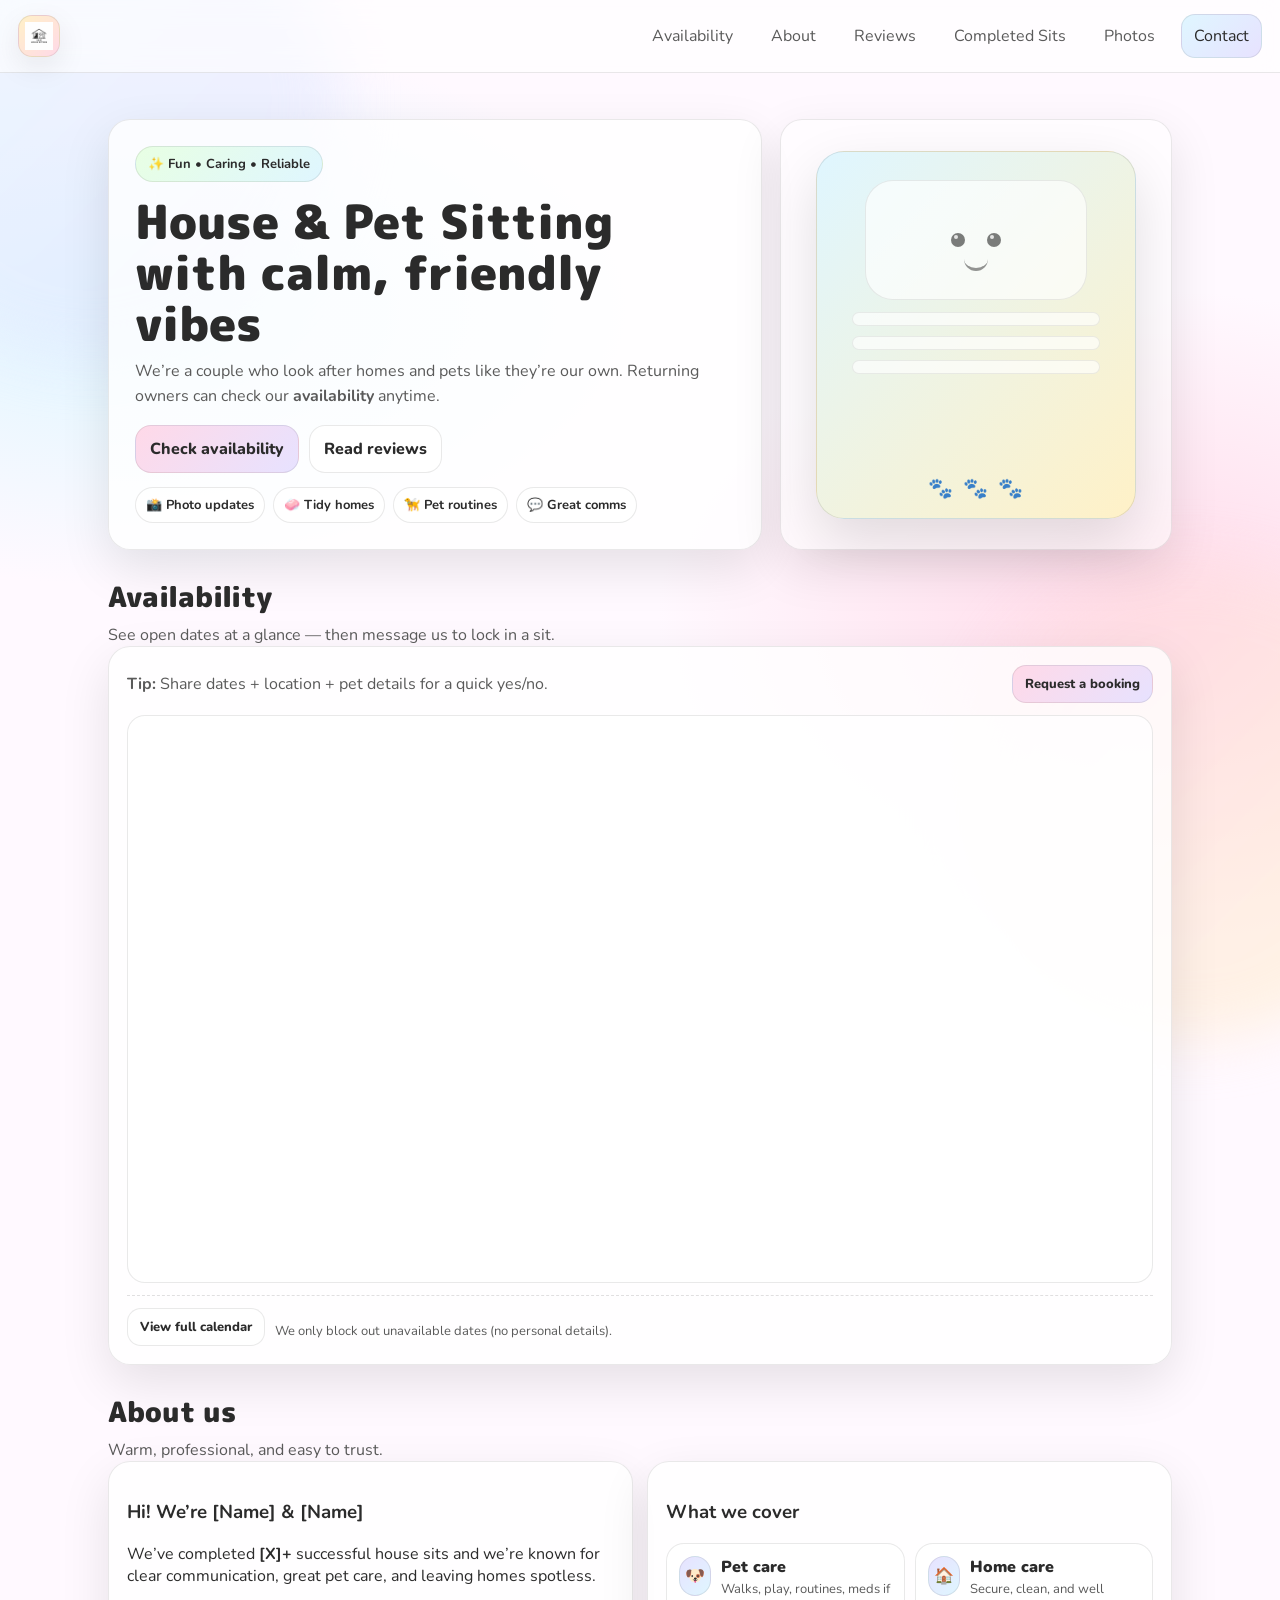
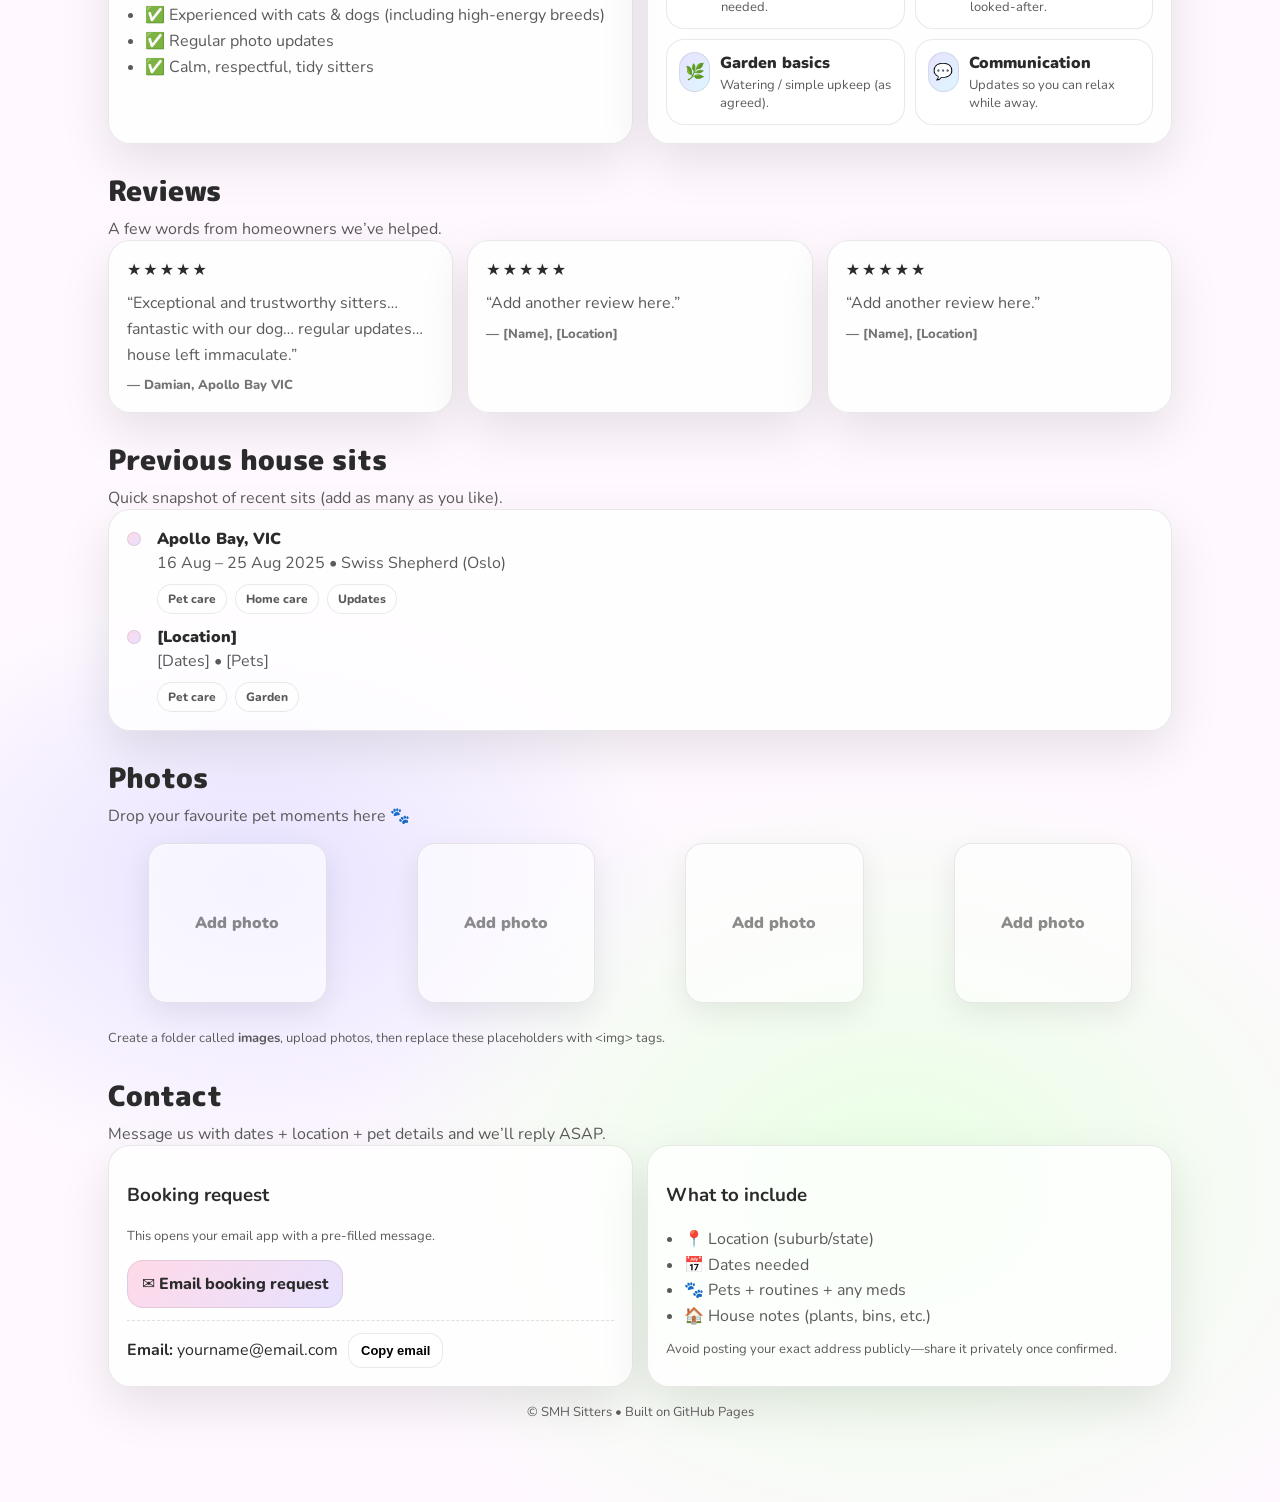
<file: index.html>
<!doctype html>
<html lang="en">
<head>
  <meta charset="utf-8" />
  <meta name="viewport" content="width=device-width,initial-scale=1" />
  <title>SMH Sitters — House & Pet Sitting</title>
  <meta name="description" content="Friendly, reliable house & pet sitters. See reviews, past sits, and availability." />
  <link rel="preconnect" href="https://fonts.googleapis.com">
  <link rel="preconnect" href="https://fonts.gstatic.com" crossorigin>
  <link href="https://fonts.googleapis.com/css2?family=M+PLUS+Rounded+1c:wght@400;700;800&family=Nunito:wght@400;700;800&display=swap" rel="stylesheet">
  <link rel="stylesheet" href="./styles.css" />
</head>

<body>
  <div class="bg-blob blob-1" aria-hidden="true"></div>
  <div class="bg-blob blob-2" aria-hidden="true"></div>

  <header class="topbar">
    <a class="brand" href="#home" aria-label="Home">
      <span class="brand-mark">
        <img src="images/logos/logo_02.png" alt="SMH Sitters logo">
      </span>

    </a>

    <button class="nav-btn" id="navBtn" aria-label="Open menu" aria-expanded="false">
      <span class="nav-btn-bar"></span>
      <span class="nav-btn-bar"></span>
      <span class="nav-btn-bar"></span>
    </button>

    <nav class="nav" id="nav">
      <a href="#availability">Availability</a>
      <a href="#about">About</a>
      <a href="./reviews.html">Reviews</a>
      <a href="completed-sits.html">Completed Sits</a>
      <a href="#gallery">Photos</a>
      <a class="pill" href="#contact">Contact</a>
    </nav>
  </header>

  <main id="home" class="wrap">
    <!-- HERO -->
    <section class="hero">
      <div class="hero-card">
        <div class="hero-badge">✨ Fun • Caring • Reliable</div>
        <h1>
          House & Pet Sitting<br/>
          with calm, friendly vibes
        </h1>
        <p class="sub">
          We’re a couple who look after homes and pets like they’re our own.
          Returning owners can check our <strong>availability</strong> anytime.
        </p>

        <div class="hero-actions">
          <a class="btn primary" href="#availability">Check availability</a>
          <a class="btn" href="#reviews">Read reviews</a>
        </div>

        <div class="hero-chips" aria-label="Highlights">
          <span class="chip">📸 Photo updates</span>
          <span class="chip">🧼 Tidy homes</span>
          <span class="chip">🦮 Pet routines</span>
          <span class="chip">💬 Great comms</span>
        </div>
      </div>

      <div class="hero-art" aria-hidden="true">
        <div class="kawaii-card">
          <div class="kawaii-face">
            <span class="eye"></span><span class="eye"></span>
            <span class="mouth"></span>
          </div>
          <div class="kawaii-lines">
            <span></span><span></span><span></span>
          </div>
          <div class="kawaii-paws">
            <span>🐾</span><span>🐾</span><span>🐾</span>
          </div>
        </div>
      </div>
    </section>

    <!-- AVAILABILITY -->
    <section id="availability" class="section">
      <div class="section-title">
        <h2>Availability</h2>
        <p>See open dates at a glance — then message us to lock in a sit.</p>
      </div>

      <div class="card calendar-card">
        <div class="calendar-top">
          <div class="calendar-note">
            <strong>Tip:</strong> Share dates + location + pet details for a quick yes/no.
          </div>
          <a class="btn small primary" href="#contact">Request a booking</a>
        </div>

        <div class="calendar-frame">
          <iframe
            title="Availability calendar"
            src="https://calendar.google.com/calendar/embed?src=34de5f671910875ce776a330ff0219c31b8876d161c80602af164aabc57c1dda%40group.calendar.google.com&ctz=Australia%2FMelbourne"
            frameborder="0"
            scrolling="no"
            loading="lazy"
            referrerpolicy="no-referrer-when-downgrade"
          ></iframe>
        </div>

        <div class="contact-mini">
          <a class="btn small" href="https://calendar.google.com/calendar/embed?src=34de5f671910875ce776a330ff0219c31b8876d161c80602af164aabc57c1dda%40group.calendar.google.com&ctz=Australia%2FMelbourne" target="_blank" rel="noopener">
            View full calendar
          </a>
          <span class="tiny">We only block out unavailable dates (no personal details).</span>
        </div>
      </div>

    </section>

    <!-- ABOUT -->
    <section id="about" class="section">
      <div class="section-title">
        <h2>About us</h2>
        <p>Warm, professional, and easy to trust.</p>
      </div>

      <div class="grid-2">
        <article class="card">
          <h3>Hi! We’re [Name] & [Name]</h3>
          <p>
            We’ve completed <strong>[X]+</strong> successful house sits and we’re known for clear communication,
            great pet care, and leaving homes spotless.
          </p>
          <ul class="list">
            <li>✅ Experienced with cats & dogs (including high-energy breeds)</li>
            <li>✅ Regular photo updates</li>
            <li>✅ Calm, respectful, tidy sitters</li>
          </ul>
        </article>

        <article class="card">
          <h3>What we cover</h3>
          <div class="mini-grid">
            <div class="mini">
              <div class="mini-ico">🐶</div>
              <div>
                <div class="mini-title">Pet care</div>
                <div class="mini-sub">Walks, play, routines, meds if needed.</div>
              </div>
            </div>
            <div class="mini">
              <div class="mini-ico">🏠</div>
              <div>
                <div class="mini-title">Home care</div>
                <div class="mini-sub">Secure, clean, and well looked-after.</div>
              </div>
            </div>
            <div class="mini">
              <div class="mini-ico">🌿</div>
              <div>
                <div class="mini-title">Garden basics</div>
                <div class="mini-sub">Watering / simple upkeep (as agreed).</div>
              </div>
            </div>
            <div class="mini">
              <div class="mini-ico">💬</div>
              <div>
                <div class="mini-title">Communication</div>
                <div class="mini-sub">Updates so you can relax while away.</div>
              </div>
            </div>
          </div>
        </article>
      </div>
    </section>

    <!-- REVIEWS -->
    <section id="reviews" class="section">
      <div class="section-title">
        <h2>Reviews</h2>
        <p>A few words from homeowners we’ve helped.</p>
      </div>

      <div class="grid-3">
        <article class="card review">
          <div class="stars" aria-label="5 star rating">★★★★★</div>
          <p>
            “Exceptional and trustworthy sitters… fantastic with our dog… regular updates… house left immaculate.”
          </p>
          <div class="reviewer">— Damian, Apollo Bay VIC</div>
        </article>

        <article class="card review">
          <div class="stars" aria-label="5 star rating">★★★★★</div>
          <p>“Add another review here.”</p>
          <div class="reviewer">— [Name], [Location]</div>
        </article>

        <article class="card review">
          <div class="stars" aria-label="5 star rating">★★★★★</div>
          <p>“Add another review here.”</p>
          <div class="reviewer">— [Name], [Location]</div>
        </article>
      </div>
    </section>

    <!-- HOUSE SITS -->
    <section id="sits" class="section">
      <div class="section-title">
        <h2>Previous house sits</h2>
        <p>Quick snapshot of recent sits (add as many as you like).</p>
      </div>

      <div class="card">
        <div class="timeline">
          <div class="tl-item">
            <div class="tl-dot" aria-hidden="true"></div>
            <div class="tl-content">
              <div class="tl-title">Apollo Bay, VIC</div>
              <div class="tl-sub">16 Aug – 25 Aug 2025 • Swiss Shepherd (Oslo)</div>
              <div class="tl-tags">
                <span class="tag">Pet care</span>
                <span class="tag">Home care</span>
                <span class="tag">Updates</span>
              </div>
            </div>
          </div>

          <div class="tl-item">
            <div class="tl-dot" aria-hidden="true"></div>
            <div class="tl-content">
              <div class="tl-title">[Location]</div>
              <div class="tl-sub">[Dates] • [Pets]</div>
              <div class="tl-tags">
                <span class="tag">Pet care</span>
                <span class="tag">Garden</span>
              </div>
            </div>
          </div>

        </div>
      </div>
    </section>

    <!-- GALLERY -->
    <section id="gallery" class="section">
      <div class="section-title">
        <h2>Photos</h2>
        <p>Drop your favourite pet moments here 🐾</p>
      </div>

      <div class="gallery">
        <!-- Add your own photos by creating /images and uploading files -->
        <!-- Example: images/oslo-1.jpg -->
        <figure class="g-item"><div class="ph">Add photo</div></figure>
        <figure class="g-item"><div class="ph">Add photo</div></figure>
        <figure class="g-item"><div class="ph">Add photo</div></figure>
        <figure class="g-item"><div class="ph">Add photo</div></figure>
      </div>

      <div class="tiny">
        Create a folder called <strong>images</strong>, upload photos, then replace these placeholders with &lt;img&gt; tags.
      </div>
    </section>

    <!-- CONTACT -->
    <section id="contact" class="section">
      <div class="section-title">
        <h2>Contact</h2>
        <p>Message us with dates + location + pet details and we’ll reply ASAP.</p>
      </div>

      <div class="grid-2">
        <article class="card">
          <h3>Booking request</h3>
          <p class="tiny">This opens your email app with a pre-filled message.</p>
          <a class="btn primary" id="mailtoBtn" href="#">✉️ Email booking request</a>

          <div class="contact-mini">
            <div><strong>Email:</strong> <span id="emailText">yourname@email.com</span></div>
            <button class="btn small" id="copyEmail" type="button">Copy email</button>
          </div>
        </article>

        <article class="card">
          <h3>What to include</h3>
          <ul class="list">
            <li>📍 Location (suburb/state)</li>
            <li>📅 Dates needed</li>
            <li>🐾 Pets + routines + any meds</li>
            <li>🏠 House notes (plants, bins, etc.)</li>
          </ul>
          <div classа="tiny"></div>
          <div class="tiny">Avoid posting your exact address publicly—share it privately once confirmed.</div>
        </article>
      </div>

      <footer class="footer">
        <div class="tiny">© <span id="year"></span> SMH Sitters • Built on GitHub Pages</div>
      </footer>
    </section>
  </main>

  <script src="./script.js"></script>
</body>
</html>
</file>
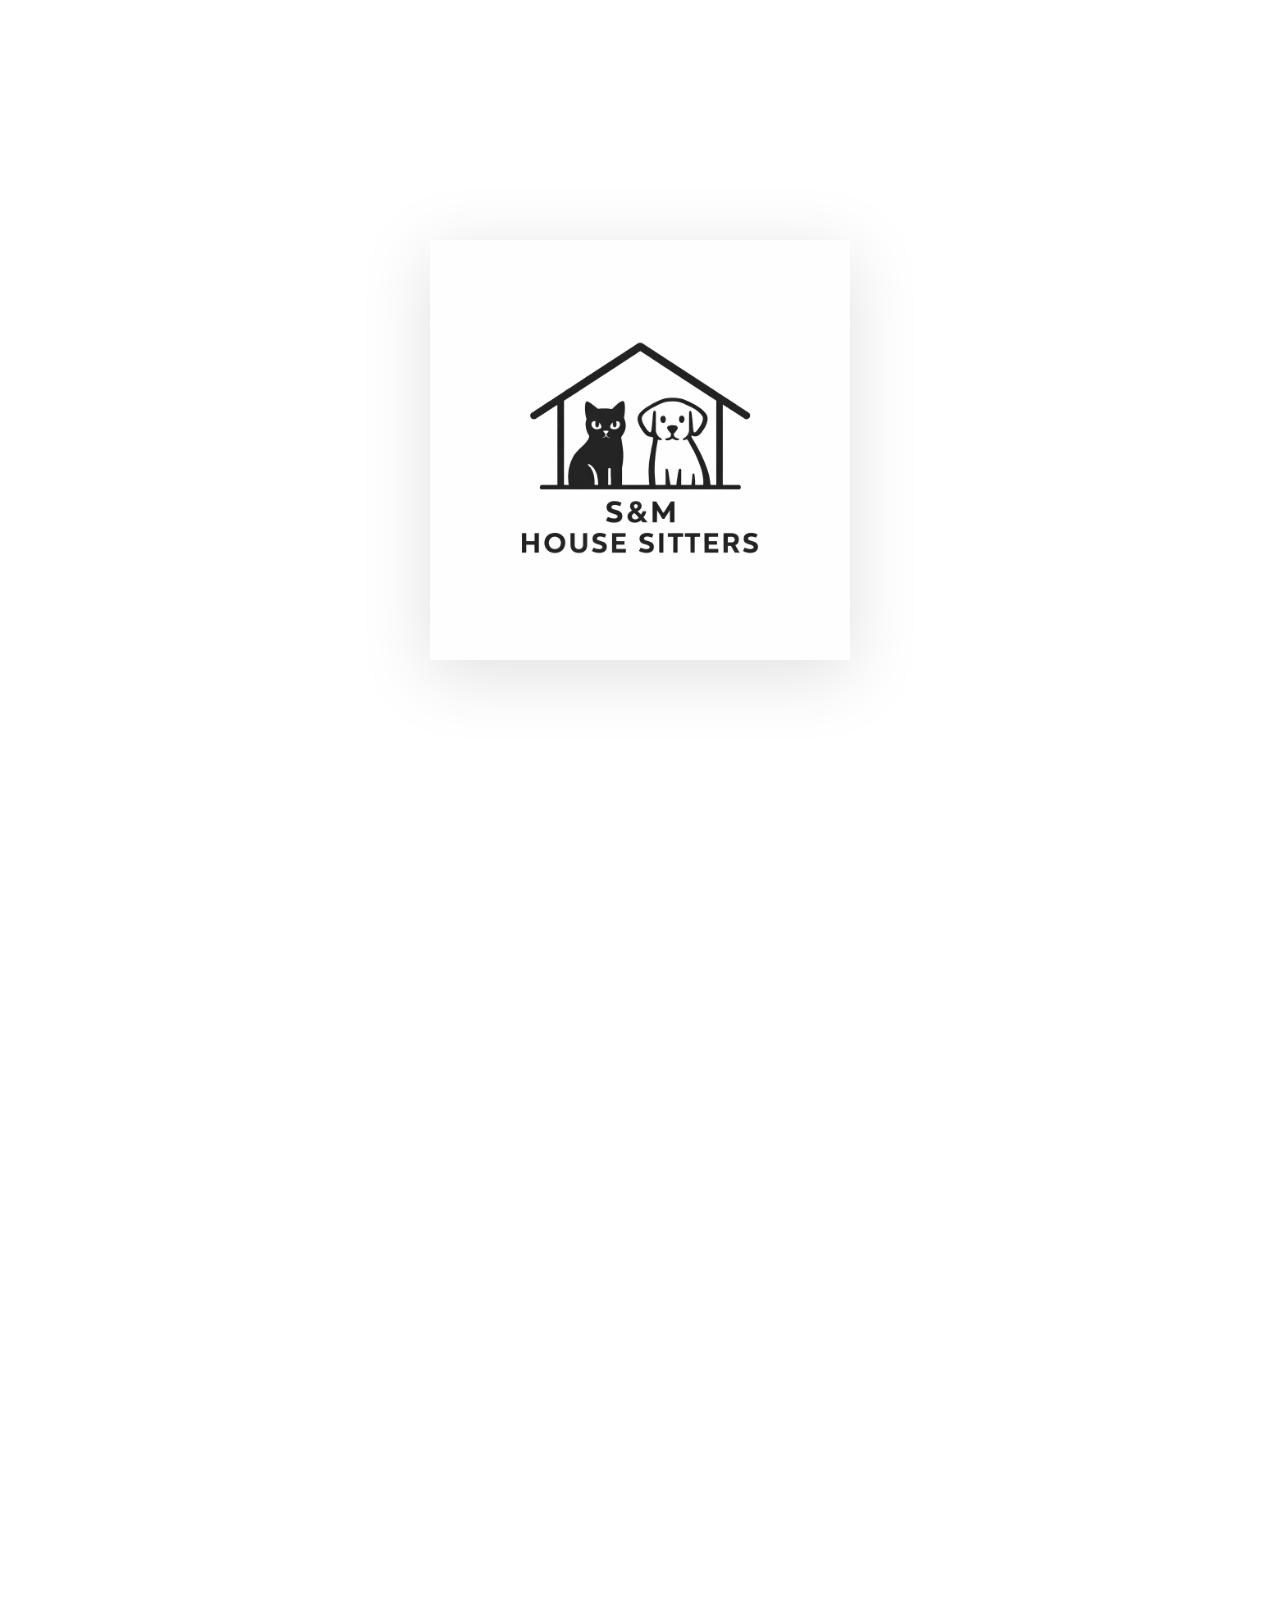
<file: completed-sits-clean.html>
<!doctype html>
<html lang="en">
<head>
  <meta charset="utf-8" />
  <meta name="viewport" content="width=device-width,initial-scale=1" />
  <title>Completed Sits • SMH Sitters</title>
  <meta name="description" content="Completed house & pet sits (via Aussie House Sitters) — Victoria (Melbourne + regional)." />

  <style>
    :root{
      --bg:#ffffff;
      --ink:#111111;
      --muted:#6b6b6b;
      --stroke: rgba(0,0,0,0.10);
      --shadow: 0 18px 60px rgba(0,0,0,0.10);

      --pad: 18px;
      --radius: 18px;

      /* Logo sizing */
      --logoW: 420px;
      --logoScaleToCorner: 0.30;
    }

    *{ box-sizing:border-box; }
    html, body { height: 100%; }
    body{
      margin:0;
      background:var(--bg);
      color:var(--ink);
      font-family: system-ui, -apple-system, Segoe UI, Roboto, Arial, sans-serif;
      overflow-x:hidden;
    }

    /* Logo button */
    .brand{
      position: fixed;
      top: 50%;
      left: 50%;
      transform: translate(-50%, -50%) scale(1);
      transform-origin: top left;
      transition:
        top 700ms cubic-bezier(.2,.9,.2,1),
        left 700ms cubic-bezier(.2,.9,.2,1),
        transform 700ms cubic-bezier(.2,.9,.2,1);
      z-index: 200;
      display: inline-flex;
      align-items: center;
      gap: 12px;
      border: 0;
      background: transparent;
      cursor: pointer;
      padding: 0;
    }

    .logo-full{
      width: min(var(--logoW), 78vw);
      height: auto;
      display:block;
      filter: drop-shadow(0 14px 34px rgba(0,0,0,.12));
      transition: filter 250ms ease, opacity 250ms ease;
    }
    .logo-mini{
      display:none;
      width: 34px;
      height: 34px;
      object-fit: contain;
    }

    .brand:hover .logo-full{ filter: drop-shadow(0 18px 44px rgba(0,0,0,.16)); }
    .brand:focus-visible{ outline: 2px solid rgba(0,0,0,0.35); outline-offset: 8px; border-radius: 12px; }

    /* After click: move logo to top-left */
    body.entered .brand{
      top: var(--pad);
      left: var(--pad);
      transform: translate(0, 0) scale(var(--logoScaleToCorner));
      cursor: pointer;
    }

    /* Main content (grows naturally; fixed width like review-clean) */
    .main{
      min-height: 100vh;
      padding: calc(var(--pad) + 120px) var(--pad) var(--pad);
      max-width: 980px;
      margin: 0 auto;

      opacity: 0;
      transform: translateY(10px);
      pointer-events: none;
      transition: opacity 550ms ease, transform 550ms ease;
      transition-delay: 0ms;
    }

    body.entered .main{
      opacity: 1;
      transform: translateY(0);
      pointer-events: auto;
      transition-delay: 320ms;
    }

    .panel{
      width: 100%;
      border: 1px solid var(--stroke);
      border-radius: var(--radius);
      box-shadow: var(--shadow);
      overflow: hidden;
      background: #fff;
    }

    .panel-top{
      display:flex;
      align-items: baseline;
      justify-content: space-between;
      gap: 10px;
      padding: 14px 16px;
      border-bottom: 1px solid var(--stroke);
    }

    .title{
      font-weight: 900;
      letter-spacing: .2px;
      margin:0;
      font-size: 16px;
    }

    .sub{
      margin:0;
      color: var(--muted);
      font-size: 13px;
      line-height: 1.35;
    }

    .btn{
      display:inline-flex;
      align-items:center;
      justify-content:center;
      padding: 9px 12px;
      border-radius: 12px;
      border: 1px solid var(--stroke);
      background: #fff;
      cursor:pointer;
      font-weight: 900;
      font-size: 13px;
      text-decoration:none;
      color: var(--ink);
      white-space: nowrap;
    }
    .btn:hover{ transform: translateY(-1px); }

    .content{
      padding: 16px;
      display: grid;
      gap: 16px;
    }

    /* Summary */
    .summary{
      display:grid;
      grid-template-columns: repeat(4, 1fr);
      gap: 10px;
    }
    .stat{
      border:1px solid var(--stroke);
      border-radius: 16px;
      padding: 12px;
      text-align:center;
      background: rgba(0,0,0,0.02);
    }
    .stat b{
      display:block;
      font-size: 16px;
      letter-spacing: .2px;
    }
    .stat span{
      display:block;
      margin-top: 6px;
      font-size: 12px;
      color: var(--muted);
      font-weight: 800;
      line-height: 1.3;
    }

    .note{
      color: var(--muted);
      font-size: 13px;
      line-height: 1.6;
      margin: 0;
    }

    .cta-row{
      display:flex;
      gap:10px;
      flex-wrap: wrap;
    }

    /* Year blocks + sits */
    .year{
      margin-top: 6px;
      border-top: 1px solid var(--stroke);
      padding-top: 14px;
      display:grid;
      gap: 12px;
    }

    .year h2{
      margin: 0;
      font-size: 14px;
      font-weight: 900;
      letter-spacing: .14em;
      text-transform: uppercase;
      color: rgba(0,0,0,0.65);
    }

    .sit{
      border:1px solid var(--stroke);
      border-radius: 18px;
      padding: 14px;
      background: #fff;
      display:grid;
      gap: 10px;
    }

    .sit-top{
      display:flex;
      align-items:flex-start;
      justify-content: space-between;
      gap: 12px;
      flex-wrap: wrap;
    }

    .sit-title{
      margin:0;
      font-size: 14px;
      font-weight: 900;
      letter-spacing: .2px;
    }

    .sit-sub{
      margin-top: 4px;
      font-size: 12px;
      color: rgba(0,0,0,0.55);
      font-weight: 800;
    }

    .tags{
      display:flex;
      gap: 8px;
      flex-wrap: wrap;
    }
    .tag{
      font-size: 12px;
      font-weight: 900;
      color: rgba(0,0,0,0.70);
      border: 1px solid var(--stroke);
      background: rgba(0,0,0,0.02);
      padding: 6px 10px;
      border-radius: 999px;
    }

    /* Thumbs */
    .thumbs{
      display:flex;
      gap: 10px;
      flex-wrap: wrap;
    }
    .thumb{
      width: 92px;
      height: 68px;
      border-radius: 14px;
      overflow: hidden;
      border: 1px solid var(--stroke);
      display:block;
      background: rgba(0,0,0,0.02);
    }
    .thumb img{
      width:100%;
      height:100%;
      object-fit: cover;
      display:block;
      transform: scale(1.01);
    }
    .thumb:hover{ transform: translateY(-1px); }

    /* Hint */
    .hint{
      position: fixed;
      left: 50%;
      top: calc(50% + 150px);
      transform: translateX(-50%);
      color: rgba(0,0,0,0.55);
      font-size: 12px;
      letter-spacing: .08em;
      text-transform: uppercase;
      opacity: 1;
      transition: opacity 250ms ease;
      z-index: 10;
      user-select: none;
      white-space: nowrap;
      max-width: calc(100vw - 24px);
      overflow: hidden;
      text-overflow: ellipsis;
    }
    body.entered .hint{ opacity: 0; pointer-events:none; }

    /* Mobile grid adjustments */
    @media (max-width: 820px){
      .summary{ grid-template-columns: 1fr 1fr; }
    }
    @media (max-width: 520px){
      :root{ --logoW: 320px; --logoScaleToCorner: 0.38; }
      .panel-top{ align-items:flex-start; flex-direction: column; }
      .summary{ grid-template-columns: 1fr; }
      .hint{ top: calc(50% + 130px); }
      .thumb{ width: 96px; height: 72px; }
    }

    /* ─────────────────────────────────────────────
       MOBILE/TOUCH peek tab
       ───────────────────────────────────────────── */
    @media (hover: none), (max-width: 520px){
      body.entered.settled .brand{
        top: 12px;
        left: 0;
        transform: translateX(-14px);
        width: 56px;
        height: 56px;
        padding: 10px;
        background: rgba(255,255,255,0.96);
        border: 1px solid var(--stroke);
        border-radius: 18px;
        box-shadow: var(--shadow);
        z-index: 260;
        cursor: pointer;
        pointer-events: auto;
        overflow: hidden;
        transition:
          width 220ms ease,
          transform 220ms ease,
          top 220ms ease,
          left 220ms ease;
      }

      body.entered.settled .logo-mini{ display:block; }
      body.entered.settled .logo-full{ display:none; filter:none; opacity:1; }

      body.logo-peek .brand{
        width: 240px;
        transform: translateX(12px);
      }
      body.logo-peek .logo-mini{ display:none; }
      body.logo-peek .logo-full{
        display:block;
        width: 200px;
        max-width: 75vw;
        filter:none;
        opacity:1;
      }

      body.entered .main{
        padding-top: calc(var(--pad) + 96px);
      }
    }

    /* ─────────────────────────────────────────────
       Dropdown menu (clean pages)
       ───────────────────────────────────────────── */
    .brand-dd{
      position: fixed;
      top: calc(var(--pad) + 62px);
      left: var(--pad);
      min-width: 210px;
      padding: 8px;
      border-radius: 18px;
      border: 1px solid var(--stroke);
      background: rgba(255,255,255,0.95);
      backdrop-filter: blur(10px);
      box-shadow: var(--shadow);
      z-index: 240;

      display: grid;
      gap: 6px;

      opacity: 0;
      transform: translateY(-6px);
      pointer-events: none;
      transition: opacity 160ms ease, transform 160ms ease;
    }
    .brand-dd a{
      padding: 10px 12px;
      border-radius: 14px;
      font-weight: 900;
      color: var(--ink);
      text-decoration: none;
    }
    .brand-dd a:hover{ background: rgba(0,0,0,0.04); }
    .brand-dd a[aria-current="page"]{ background: rgba(0,0,0,0.04); }

    @media (hover: hover) and (min-width: 521px){
      .brand-dd{ top: calc(var(--pad) + 116px); }

      body.entered .brand:hover + .brand-dd,
      body.entered .brand:focus-visible + .brand-dd,
      body.entered .brand-dd:hover{
        opacity: 1;
        transform: translateY(0);
        pointer-events: auto;
      }
    }

    @media (hover: none), (max-width: 520px){
      .brand-dd{ top: 64px; left: 12px; }
      body.logo-peek .brand-dd{
        opacity: 1;
        transform: translateY(0);
        pointer-events: auto;
      }
    }

    /* ─────────────────────────────────────────────
       Lightbox
       ───────────────────────────────────────────── */
    .lightbox{
      position: fixed;
      inset: 0;
      background: rgba(10,10,10,0.65);
      backdrop-filter: blur(6px);
      display: none;
      align-items: center;
      justify-content: center;
      padding: 18px;
      z-index: 9999;
    }
    .lightbox.open{ display:flex; }

    .lightbox-inner{
      max-width: min(980px, 96vw);
      max-height: 86vh;
      border-radius: 22px;
      overflow: hidden;
      border: 1px solid rgba(255,255,255,0.22);
      box-shadow: 0 30px 80px rgba(0,0,0,0.35);
      background: rgba(255,255,255,0.08);
    }

    .lightbox img{
      width: 100%;
      height: 100%;
      max-height: 86vh;
      object-fit: contain;
      display:block;
      background: rgba(255,255,255,0.06);
    }

    .lightbox-close{
      position: absolute;
      top: 14px;
      right: 14px;
      width: 44px;
      height: 44px;
      border-radius: 16px;
      border: 1px solid rgba(255,255,255,0.28);
      background: rgba(255,255,255,0.12);
      color: white;
      font-weight: 900;
      cursor: pointer;
    }
    .lightbox-close:hover{ background: rgba(255,255,255,0.18); }

    @media (prefers-reduced-motion: reduce){
      .brand, .main, .hint, .brand-dd{ transition: none !important; }
    }
  </style>
</head>

<body>
  <button class="brand" id="enterBtn" type="button" aria-label="Enter site">
    <img class="logo-mini" src="images/logos/logo_01.png" alt="" aria-hidden="true">
    <img class="logo-full" src="images/logos/logo_02.png" alt="SMH Sitters">
  </button>

  <nav class="brand-dd" aria-label="Quick links">
    <a href="index-clean.html">Availability</a>
    <a href="review-clean.html">Reviews</a>
    <a href="completed-sits-clean.html" aria-current="page">Completed Sits</a>
  </nav>

  <div class="hint">Click logo to view completed sits</div>

  <main class="main" aria-hidden="true" id="main">
    <section class="panel">
      <div class="panel-top">
        <div>
          <p class="title">Completed Sits</p>
          <p class="sub">A record of our sits (via Aussie House Sitters) — VIC (Melbourne + regional).</p>
        </div>
        <a class="btn" href="index.html#contact">Request a booking</a>
      </div>

      <div class="content">
        <div class="summary">
          <div class="stat"><b>10</b><span>Completed sits</span></div>
          <div class="stat"><b>401</b><span>Total nights</span></div>
          <div class="stat"><b>2023–2025</b><span>Sit history</span></div>
          <div class="stat"><b>VIC</b><span>Melbourne + regional</span></div>
        </div>

        <p class="note">
          Dates and locations are listed as shown in our Aussie House Sitters history.
          (Night counts are the number of nights between start and end dates.)
        </p>

        <div class="cta-row">
          <a class="btn" href="review-clean.html">Read reviews</a>
          <a class="btn" href="index-clean.html">Check availability</a>
        </div>

        <!-- 2025 -->
        <div class="year">
          <h2>2025 • Five completed sits</h2>

          <article class="sit">
            <div class="sit-top">
              <div>
                <div class="sit-title">Damian — Apollo Bay, VIC</div>
                <div class="sit-sub">16 Aug 2025 → 25 Aug 2025</div>
              </div>
            </div>
            <div class="tags">
              <span class="tag">9 nights</span>
              <span class="tag">Swiss Shepherd “Oslo”</span>
            </div>
            <div class="thumbs">
              <a class="thumb" href="images/sits/IMG_0775_Medium.jpeg"><img src="images/sits/IMG_0775_Medium.jpeg" alt="Apollo Bay sit photo 1" loading="lazy"></a>
              <a class="thumb" href="images/sits/IMG_3135_Medium.jpeg"><img src="images/sits/IMG_3135_Medium.jpeg" alt="Apollo Bay sit photo 2" loading="lazy"></a>
              <a class="thumb" href="images/sits/IMG_2620_Medium.jpeg"><img src="images/sits/IMG_2620_Medium.jpeg" alt="Apollo Bay sit photo 3" loading="lazy"></a>
            </div>
          </article>

          <article class="sit">
            <div class="sit-top">
              <div>
                <div class="sit-title">Allison — Maidstone, VIC</div>
                <div class="sit-sub">18 Jun 2025 → 15 Aug 2025</div>
              </div>
            </div>
            <div class="tags">
              <span class="tag">58 nights</span>
              <span class="tag">8 weeks 2 nights</span>
            </div>
          </article>

          <article class="sit">
            <div class="sit-top">
              <div>
                <div class="sit-title">Gabriel — Kensington, VIC</div>
                <div class="sit-sub">7 Apr 2025 → 30 Jun 2025</div>
              </div>
            </div>
            <div class="tags">
              <span class="tag">84 nights</span>
              <span class="tag">12 weeks</span>
            </div>
          </article>

          <article class="sit">
            <div class="sit-top">
              <div>
                <div class="sit-title">Jacinta — Lake Tyers Beach, VIC</div>
                <div class="sit-sub">14 Mar 2025 → 2 Apr 2025</div>
              </div>
            </div>
            <div class="tags">
              <span class="tag">19 nights</span>
              <span class="tag">2 weeks 5 nights</span>
            </div>
          </article>

          <article class="sit">
            <div class="sit-top">
              <div>
                <div class="sit-title">Nadine — Ashwood, VIC</div>
                <div class="sit-sub">6 Jan 2025 → 28 Jan 2025</div>
              </div>
            </div>
            <div class="tags">
              <span class="tag">22 nights</span>
              <span class="tag">Cats + chickens</span>
            </div>
          </article>
        </div>

        <!-- 2024 -->
        <div class="year">
          <h2>2024 • Four completed sits</h2>

          <article class="sit">
            <div class="sit-top">
              <div>
                <div class="sit-title">Joel — Altona Beach, VIC</div>
                <div class="sit-sub">19 Dec 2024 → 5 Jan 2025</div>
              </div>
            </div>
            <div class="tags">
              <span class="tag">17 nights</span>
              <span class="tag">2 weeks 3 nights</span>
            </div>
          </article>

          <article class="sit">
            <div class="sit-top">
              <div>
                <div class="sit-title">Julian — Ballarat, VIC</div>
                <div class="sit-sub">17 Oct 2024 → 15 Nov 2024</div>
              </div>
            </div>
            <div class="tags">
              <span class="tag">29 nights</span>
              <span class="tag">Puppy + older dog</span>
            </div>
          </article>

          <article class="sit">
            <div class="sit-top">
              <div>
                <div class="sit-title">Lucy — Port Melbourne, VIC</div>
                <div class="sit-sub">13 Sep 2024 → 15 Oct 2024</div>
              </div>
            </div>
            <div class="tags">
              <span class="tag">32 nights</span>
              <span class="tag">4 weeks 4 nights</span>
            </div>
          </article>

          <article class="sit">
            <div class="sit-top">
              <div>
                <div class="sit-title">Janet — Clifton Springs, VIC</div>
                <div class="sit-sub">7 Jun 2024 → 12 Sep 2024</div>
              </div>
            </div>
            <div class="tags">
              <span class="tag">97 nights</span>
              <span class="tag">13 weeks 6 nights</span>
              <span class="tag">No photo on platform</span>
            </div>
          </article>
        </div>

        <!-- 2023–2024 -->
        <div class="year">
          <h2>2023–2024 • One completed sit</h2>

          <article class="sit">
            <div class="sit-top">
              <div>
                <div class="sit-title">Nicole — Grovedale, VIC</div>
                <div class="sit-sub">20 Dec 2023 → 23 Jan 2024</div>
              </div>
            </div>
            <div class="tags">
              <span class="tag">34 nights</span>
              <span class="tag">House + garden + 2 dogs</span>
            </div>
          </article>

          <p class="note">
            Want thumbnails here too? We can add an optional photo per sit and link each card to your Photos section.
          </p>
        </div>

        <p class="note" style="padding-top:6px;">
          © <span id="year"></span> SMH Sitters • Completed sits listed from Aussie House Sitters history
        </p>

      </div>
    </section>
  </main>

  <script>
    (function () {
      var btn = document.getElementById("enterBtn");
      var main = document.getElementById("main");

      var isTouchLike = false;
      try {
        isTouchLike =
          (window.matchMedia && window.matchMedia("(hover: none)").matches) ||
          (window.matchMedia && window.matchMedia("(max-width: 520px)").matches);
      } catch (e) {}

      function setEnteredInstant() {
        document.body.classList.add("entered");
        document.body.classList.add("settled");
        if (main) main.setAttribute("aria-hidden", "false");
      }

      // Skip intro if already entered once
      try {
        if (localStorage.getItem("smh_entered") === "1") {
          setEnteredInstant();
        }
      } catch (e) {}

      function enter() {
        if (document.body.classList.contains("entered")) return;

        document.body.classList.add("entered");
        if (main) main.setAttribute("aria-hidden", "false");

        try { localStorage.setItem("smh_entered", "1"); } catch (e) {}

        setTimeout(function () {
          document.body.classList.add("settled");
        }, 750);
      }

      function togglePeek(force) {
        if (!isTouchLike) return;
        if (!document.body.classList.contains("settled")) return;

        if (typeof force === "boolean") {
          if (force) document.body.classList.add("logo-peek");
          else document.body.classList.remove("logo-peek");
        } else {
          document.body.classList.toggle("logo-peek");
        }
      }

      if (btn) {
        btn.addEventListener("click", function () {
          if (!document.body.classList.contains("entered")) {
            enter();
            return;
          }
          togglePeek();
        });
      }

      document.addEventListener("click", function (e) {
        if (!isTouchLike) return;
        if (!document.body.classList.contains("logo-peek")) return;
        if (btn && btn.contains(e.target)) return;
        togglePeek(false);
      });

      document.addEventListener("keydown", function (e) {
        if (e.key === "Escape") togglePeek(false);
      });

      var yearEl = document.getElementById("year");
      if (yearEl) yearEl.textContent = new Date().getFullYear();
    })();
  </script>

  <script>
    // Lightbox (per-sit group), swipe + keyboard arrows
    (function () {
      let lb, lbImg, lbClose;
      let items = [];
      let idx = 0;
      let touchStartX = null;

      function ensureLightbox(){
        if (lb) return;

        lb = document.createElement('div');
        lb.className = 'lightbox';
        lb.id = 'lightbox';
        lb.innerHTML = `
          <button class="lightbox-close" aria-label="Close">✕</button>
          <div class="lightbox-inner"><img alt=""></div>
        `;
        document.body.appendChild(lb);

        lbClose = lb.querySelector('.lightbox-close');
        lbImg   = lb.querySelector('img');

        lbClose.addEventListener('click', closeLightbox);

        lb.addEventListener('click', (e) => { if (e.target === lb) closeLightbox(); });

        document.addEventListener('keydown', (e) => {
          if (!lb || !lb.classList.contains('open')) return;
          if (e.key === 'Escape') closeLightbox();
          if (e.key === 'ArrowLeft') show(idx - 1);
          if (e.key === 'ArrowRight') show(idx + 1);
        });

        lb.addEventListener('touchstart', (e) => {
          if (!lb.classList.contains('open')) return;
          touchStartX = e.touches && e.touches[0] ? e.touches[0].clientX : null;
        }, { passive: true });

        lb.addEventListener('touchend', (e) => {
          if (!lb.classList.contains('open') || touchStartX == null) return;
          const endX = e.changedTouches && e.changedTouches[0] ? e.changedTouches[0].clientX : null;
          if (endX == null) return;

          const dx = endX - touchStartX;
          touchStartX = null;

          if (Math.abs(dx) > 50) {
            if (dx < 0) show(idx + 1);
            else show(idx - 1);
          }
        }, { passive: true });
      }

      function show(i){
        if (!items.length) return;
        idx = (i + items.length) % items.length;
        lbImg.src = items[idx].src;
        lbImg.alt = items[idx].alt || 'Expanded photo';
      }

      function openLightbox(groupItems, startIndex){
        ensureLightbox();
        items = groupItems;
        show(startIndex);

        lb.classList.add('open');
        lb.setAttribute('aria-hidden', 'false');
        document.body.style.overflow = 'hidden';
      }

      function closeLightbox(){
        if (!lb) return;
        lb.classList.remove('open');
        lb.setAttribute('aria-hidden', 'true');
        lbImg.src = '';
        document.body.style.overflow = '';
        items = [];
        idx = 0;
      }

      document.addEventListener('click', (e) => {
        const a = e.target.closest('.thumbs a.thumb');
        if (!a) return;

        e.preventDefault();

        const group = a.closest('.thumbs');
        const links = Array.from(group.querySelectorAll('a.thumb'));

        const groupItems = links.map(link => {
          const img = link.querySelector('img');
          return { src: link.getAttribute('href'), alt: img ? img.alt : '' };
        });

        const startIndex = Math.max(0, links.indexOf(a));
        openLightbox(groupItems, startIndex);
      });
    })();
  </script>

</body>
</html>
</file>
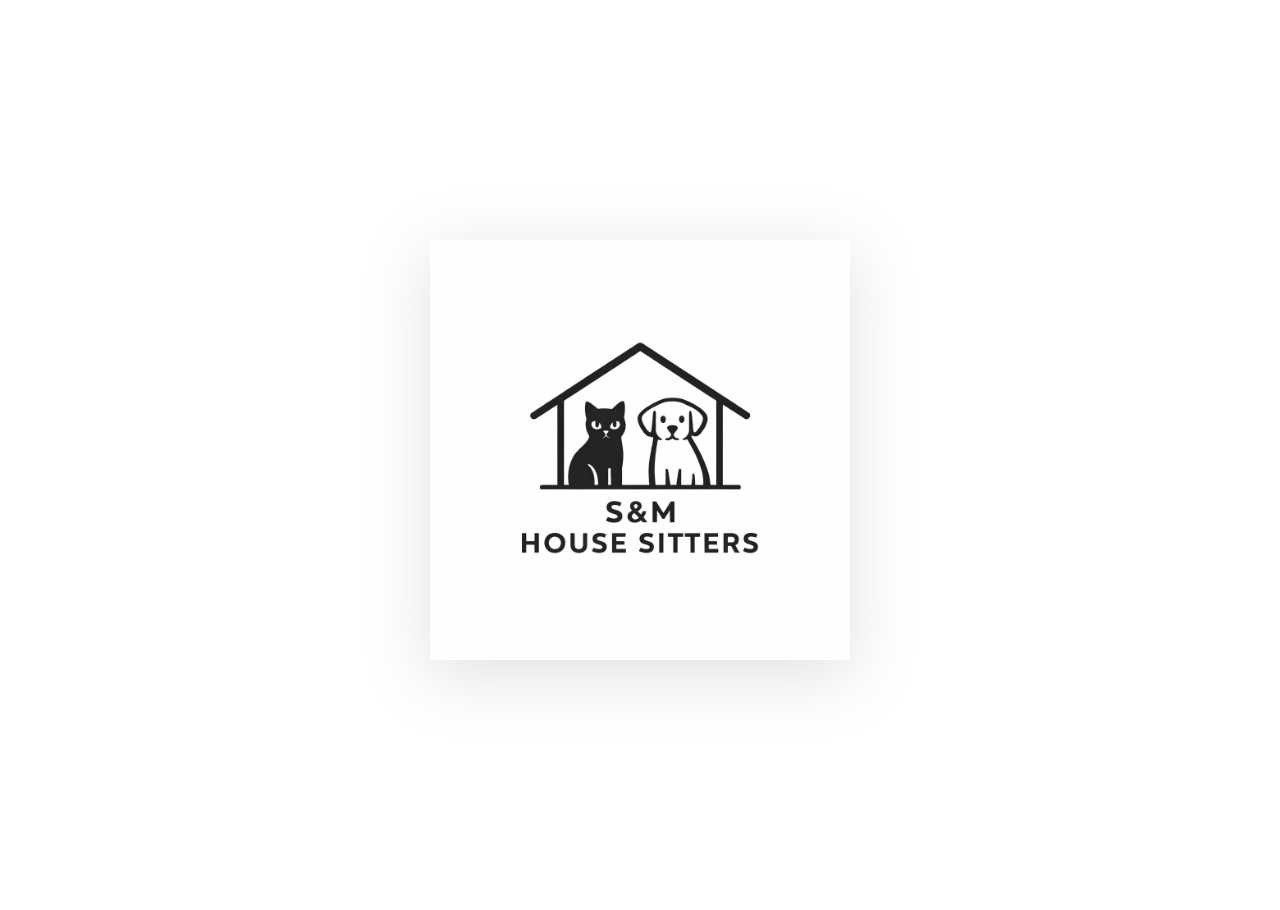
<file: index-clean.html>
<!doctype html>
<html lang="en">
<head>
  <meta charset="utf-8" />
  <meta name="viewport" content="width=device-width,initial-scale=1" />
  <title>SMH Sitters</title>
  <meta name="description" content="SMH Sitters availability calendar." />

  <style>
    :root{
      --bg:#ffffff;
      --ink:#111111;
      --muted:#6b6b6b;
      --stroke: rgba(0,0,0,0.10);
      --shadow: 0 18px 60px rgba(0,0,0,0.10);

      --pad: 18px;
      --radius: 18px;

      /* Logo sizing */
      --logoW: 420px;              /* centered size (desktop) */
      --logoScaleToCorner: 0.30;   /* how small it becomes top-left */
    }

    *{ box-sizing:border-box; }
    html, body { height: 100%; }
    body{
      margin:0;
      background:var(--bg);
      color:var(--ink);
      font-family: system-ui, -apple-system, Segoe UI, Roboto, Arial, sans-serif;
      overflow-x:hidden;
    }

    /* Logo button */
    .brand{
      position: fixed;
      top: 50%;
      left: 50%;
      transform: translate(-50%, -50%) scale(1);
      transform-origin: top left;
      transition:
        top 700ms cubic-bezier(.2,.9,.2,1),
        left 700ms cubic-bezier(.2,.9,.2,1),
        transform 700ms cubic-bezier(.2,.9,.2,1);
      z-index: 200; /* above everything during intro */
      display: inline-flex;
      align-items: center;
      gap: 12px;
      border: 0;
      background: transparent;
      cursor: pointer;
      padding: 0;
    }

    /* Full logo (big on intro) */
    .logo-full{
      width: min(var(--logoW), 78vw);
      height: auto;
      display:block;
      filter: drop-shadow(0 14px 34px rgba(0,0,0,.12));
      transition: filter 250ms ease, opacity 250ms ease;
    }

    /* Mini logo (hidden until settled; used on mobile peek tab) */
    .logo-mini{
      display:none;
      width: 34px;
      height: 34px;
      object-fit: contain;
    }

    .brand:hover .logo-full{ filter: drop-shadow(0 18px 44px rgba(0,0,0,.16)); }
    .brand:focus-visible{ outline: 2px solid rgba(0,0,0,0.35); outline-offset: 8px; border-radius: 12px; }

    /* After click: move logo to top-left (desktop keeps "old" behavior) */
    body.entered .brand{
      top: var(--pad);
      left: var(--pad);
      transform: translate(0, 0) scale(var(--logoScaleToCorner));
      cursor: pointer; /* so hover for dropdown feels intentional */
    }

    /* Main content (hidden until entered) */
    .main{
      min-height: 100vh;
      padding: calc(var(--pad) + 120px) var(--pad) var(--pad);
      display: grid;
      place-items: center;
      opacity: 0;
      transform: translateY(10px);
      pointer-events: none;
      transition: opacity 550ms ease, transform 550ms ease;
      transition-delay: 0ms;
    }

    body.entered .main{
      opacity: 1;
      transform: translateY(0);
      pointer-events: auto;
      transition-delay: 320ms; /* wait a bit so logo moves first */
    }

    .panel{
      width: min(980px, 100%);
      border: 1px solid var(--stroke);
      border-radius: var(--radius);
      box-shadow: var(--shadow);
      overflow: hidden;
      background: #fff;
    }

    .panel-top{
      display:flex;
      align-items: baseline;
      justify-content: space-between;
      gap: 10px;
      padding: 14px 16px;
      border-bottom: 1px solid var(--stroke);
    }

    .title{
      font-weight: 800;
      letter-spacing: .2px;
      margin:0;
      font-size: 16px;
    }

    .sub{
      margin:0;
      color: var(--muted);
      font-size: 13px;
    }

    .btn{
      display:inline-flex;
      align-items:center;
      justify-content:center;
      padding: 9px 12px;
      border-radius: 12px;
      border: 1px solid var(--stroke);
      background: #fff;
      cursor:pointer;
      font-weight: 800;
      font-size: 13px;
      text-decoration:none;
      color: var(--ink);
      white-space: nowrap;
    }
    .btn:hover{ transform: translateY(-1px); }

    .calendar{
      width: 100%;
      height: 70vh;
      min-height: 520px;
      border: 0;
      display:block;
    }

    /* Optional hint text while still on logo screen */
    .hint{
      position: fixed;
      left: 50%;
      top: calc(50% + 150px);
      transform: translateX(-50%);
      color: rgba(0,0,0,0.55);
      font-size: 12px;
      letter-spacing: .08em;
      text-transform: uppercase;
      opacity: 1;
      transition: opacity 250ms ease;
      z-index: 10;
      user-select: none;
      white-space: nowrap;
      max-width: calc(100vw - 24px);
      overflow: hidden;
      text-overflow: ellipsis;
    }
    body.entered .hint{ opacity: 0; pointer-events:none; }

    @media (max-width: 520px){
      :root{
        --logoW: 320px;
        --logoScaleToCorner: 0.38;
      }
      .panel-top{ align-items:flex-start; flex-direction: column; }
      .calendar{ height: 74vh; min-height: 560px; }
      .hint{ top: calc(50% + 130px); }
    }

    /* ─────────────────────────────────────────────
       MOBILE/TOUCH: Peek tab ONLY
       ───────────────────────────────────────────── */
    @media (hover: none), (max-width: 520px){
      body.entered.settled .brand{
        top: 12px;
        left: 0;
        transform: translateX(-14px);     /* poke out */
        width: 56px;
        height: 56px;
        padding: 10px;
        background: rgba(255,255,255,0.96);
        border: 1px solid var(--stroke);
        border-radius: 18px;
        box-shadow: var(--shadow);
        z-index: 260;
        cursor: pointer;
        pointer-events: auto;
        overflow: hidden;
        transition:
          width 220ms ease,
          transform 220ms ease,
          top 220ms ease,
          left 220ms ease;
      }

      /* tab mode: show mini, hide full */
      body.entered.settled .logo-mini{ display:block; }
      body.entered.settled .logo-full{ display:none; filter:none; opacity:1; }

      /* expand on tap (mobile): body.logo-peek */
      body.logo-peek .brand{
        width: 240px;
        transform: translateX(12px);
      }
      body.logo-peek .logo-mini{ display:none; }
      body.logo-peek .logo-full{
        display:block;
        width: 200px;
        max-width: 75vw;
        filter:none;
        opacity:1;
      }

      /* Give content room so the tab doesn't sit on panel header */
      body.entered .main{
        padding-top: calc(var(--pad) + 96px);
      }
    }

    /* ─────────────────────────────────────────────
       Dropdown menu (index-clean only)
       - Desktop: hover/focus on logo
       - Mobile: appears when logo-peek is open
       ───────────────────────────────────────────── */
    .brand-dd{
      position: fixed;
      top: calc(var(--pad) + 62px);
      left: var(--pad);
      min-width: 210px;
      padding: 8px;
      border-radius: 18px;
      border: 1px solid var(--stroke);
      background: rgba(255,255,255,0.95);
      backdrop-filter: blur(10px);
      box-shadow: var(--shadow);
      z-index: 240;

      display: grid;
      gap: 6px;

      opacity: 0;
      transform: translateY(-6px);
      pointer-events: none;
      transition: opacity 160ms ease, transform 160ms ease;
    }

    .brand-dd a{
      padding: 10px 12px;
      border-radius: 14px;
      font-weight: 800;
      color: var(--ink);
      text-decoration: none;
    }
    .brand-dd a:hover{ background: rgba(0,0,0,0.04); }

    /* Desktop: open on hover/focus + positioned lower */
    @media (hover: hover) and (min-width: 521px){
      .brand-dd{ top: calc(var(--pad) + 116px); }

      body.entered .brand:hover + .brand-dd,
      body.entered .brand:focus-visible + .brand-dd,
      body.entered .brand-dd:hover{
        opacity: 1;
        transform: translateY(0);
        pointer-events: auto;
      }
    }

    /* Mobile/touch: show when peek is expanded */
    @media (hover: none), (max-width: 520px){
      .brand-dd{
        top: 64px;
        left: 12px;
      }
      body.logo-peek .brand-dd{
        opacity: 1;
        transform: translateY(0);
        pointer-events: auto;
      }
    }

    /* ─────────────────────────────────────────────
       Skip-intro mode (prevents big-logo flash when auto-entering)
       ───────────────────────────────────────────── */
    body.no-intro .brand,
    body.no-intro .main,
    body.no-intro .hint,
    body.no-intro .brand-dd{
      transition: none !important;
    }

    @media (prefers-reduced-motion: reduce){
      .brand, .main, .hint, .brand-dd{ transition: none !important; }
    }
  </style>
</head>

<body>
  <!-- Click-to-enter logo -->
  <button class="brand" id="enterBtn" type="button" aria-label="Enter site">
    <img class="logo-mini" src="images/logos/logo_01.png" alt="" aria-hidden="true">
    <img class="logo-full" src="images/logos/logo_02.png" alt="SMH Sitters">
  </button>

  <!-- Dropdown menu (shows on hover desktop / logo-peek mobile) -->
  <nav class="brand-dd" aria-label="Quick links">
    <a href="index.html#about">About</a>
    <a href="review-clean.html">Reviews</a>
    <a href="completed-sits-clean.html">Completed Sits</a>
  </nav>

  <div class="hint">Click logo to view availability</div>

  <!-- Revealed after click -->
  <main class="main" aria-hidden="true" id="main">
    <section class="panel">
      <div class="panel-top">
        <div>
          <p class="title">Availability Calendar</p>
          <p class="sub">Updated as sits are confirmed.</p>
        </div>
        <a class="btn" href="index.html#contact">Request a booking</a>
      </div>

      <iframe
        class="calendar"
        title="Availability calendar"
        src="https://calendar.google.com/calendar/embed?src=34de5f671910875ce776a330ff0219c31b8876d161c80602af164aabc57c1dda%40group.calendar.google.com&ctz=Australia%2FMelbourne"
        loading="lazy"
        referrerpolicy="no-referrer-when-downgrade"
      ></iframe>
    </section>
  </main>

  <script>
    (function () {
      var btn = document.getElementById('enterBtn');
      var main = document.getElementById('main');

      var isTouchLike = false;
      try {
        isTouchLike =
          (window.matchMedia && window.matchMedia("(hover: none)").matches) ||
          (window.matchMedia && window.matchMedia("(max-width: 520px)").matches);
      } catch (e) {}

      function setEnteredInstant() {
        document.body.classList.add('entered');
        document.body.classList.add('settled');
        if (main) main.setAttribute('aria-hidden', 'false');
      }

      // Auto-enter if we've already done the intro before
      try {
        if (localStorage.getItem('smh_entered') === '1') {
          document.body.classList.add('no-intro');
          setEnteredInstant();
          setTimeout(function () {
            document.body.classList.remove('no-intro');
          }, 50);
        }
      } catch (e) {}

      function enter() {
        if (document.body.classList.contains('entered')) return;

        document.body.classList.add('entered');
        if (main) main.setAttribute('aria-hidden', 'false');

        // remember: only show intro once
        try { localStorage.setItem('smh_entered', '1'); } catch (e) {}

        // after logo animation finishes, enable settled state
        setTimeout(function () {
          document.body.classList.add('settled');
        }, 750);
      }

      function togglePeek(force) {
        if (!isTouchLike) return;
        if (!document.body.classList.contains('settled')) return;

        if (typeof force === "boolean") {
          if (force) document.body.classList.add('logo-peek');
          else document.body.classList.remove('logo-peek');
        } else {
          document.body.classList.toggle('logo-peek');
        }
      }

      // click: first click enters; later clicks toggle peek ONLY on touch/mobile
      if (btn) {
        btn.addEventListener('click', function () {
          if (!document.body.classList.contains('entered')) {
            enter();
            return;
          }
          togglePeek();
        });
      }

      // tapping outside closes peek (touch/mobile only)
      document.addEventListener('click', function (e) {
        if (!isTouchLike) return;
        if (!document.body.classList.contains('logo-peek')) return;
        if (btn && btn.contains(e.target)) return;
        togglePeek(false);
      });

      // Esc closes peek (optional)
      document.addEventListener('keydown', function (e) {
        if (e.key === 'Escape') togglePeek(false);
      });
    })();
  </script>
</body>
</html>
</file>
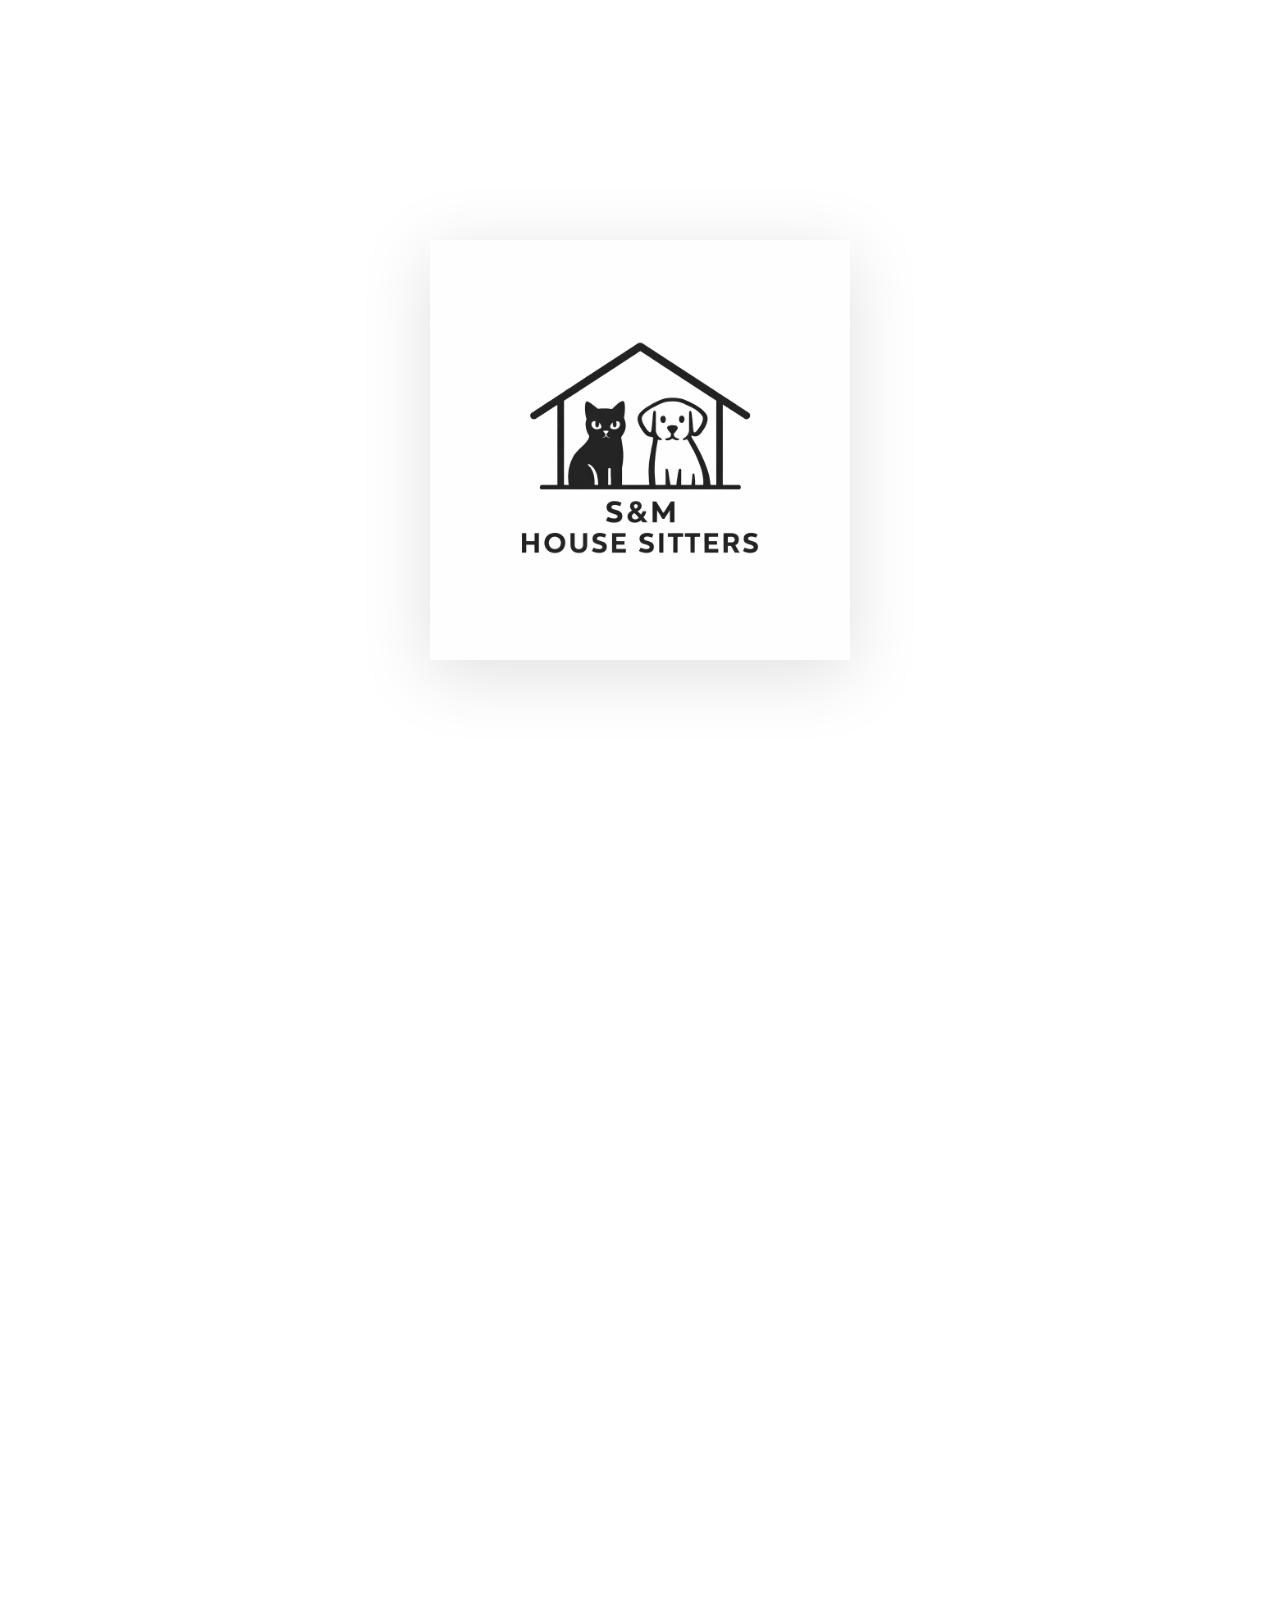
<file: review-clean.html>
<!doctype html>
<html lang="en">
<head>
  <meta charset="utf-8" />
  <meta name="viewport" content="width=device-width,initial-scale=1" />
  <title>Reviews • SMH Sitters</title>
  <meta name="description" content="Reviews and testimonials from homeowners — SMH Sitters house & pet sitting." />

  <style>
    :root{
      --bg:#ffffff;
      --ink:#111111;
      --muted:#6b6b6b;
      --stroke: rgba(0,0,0,0.10);
      --shadow: 0 18px 60px rgba(0,0,0,0.10);

      --pad: 18px;
      --radius: 18px;

      /* Logo sizing */
      --logoW: 420px;
      --logoScaleToCorner: 0.30;
    }

    *{ box-sizing:border-box; }
    html, body { height: 100%; }
    body{
      margin:0;
      background:var(--bg);
      color:var(--ink);
      font-family: system-ui, -apple-system, Segoe UI, Roboto, Arial, sans-serif;
      overflow-x:hidden;
    }

    /* Logo button */
    .brand{
      position: fixed;
      top: 50%;
      left: 50%;
      transform: translate(-50%, -50%) scale(1);
      transform-origin: top left;
      transition:
        top 700ms cubic-bezier(.2,.9,.2,1),
        left 700ms cubic-bezier(.2,.9,.2,1),
        transform 700ms cubic-bezier(.2,.9,.2,1);
      z-index: 200;
      display: inline-flex;
      align-items: center;
      gap: 12px;
      border: 0;
      background: transparent;
      cursor: pointer;
      padding: 0;
    }

    .logo-full{
      width: min(var(--logoW), 78vw);
      height: auto;
      display:block;
      filter: drop-shadow(0 14px 34px rgba(0,0,0,.12));
      transition: filter 250ms ease, opacity 250ms ease;
    }
    .logo-mini{
      display:none;
      width: 34px;
      height: 34px;
      object-fit: contain;
    }

    .brand:hover .logo-full{ filter: drop-shadow(0 18px 44px rgba(0,0,0,.16)); }
    .brand:focus-visible{ outline: 2px solid rgba(0,0,0,0.35); outline-offset: 8px; border-radius: 12px; }

    /* After click: move logo to top-left */
    body.entered .brand{
      top: var(--pad);
      left: var(--pad);
      transform: translate(0, 0) scale(var(--logoScaleToCorner));
      cursor: pointer;
    }

    /* Main content (NOT vertically centered; grows naturally) */
    .main{
      min-height: 100vh;
      padding: calc(var(--pad) + 120px) var(--pad) var(--pad);
      max-width: 980px;
      margin: 0 auto;

      opacity: 0;
      transform: translateY(10px);
      pointer-events: none;
      transition: opacity 550ms ease, transform 550ms ease;
      transition-delay: 0ms;
    }

    body.entered .main{
      opacity: 1;
      transform: translateY(0);
      pointer-events: auto;
      transition-delay: 320ms;
    }

    .panel{
      width: 100%;
      border: 1px solid var(--stroke);
      border-radius: var(--radius);
      box-shadow: var(--shadow);
      overflow: hidden;
      background: #fff;
    }

    .panel-top{
      display:flex;
      align-items: baseline;
      justify-content: space-between;
      gap: 10px;
      padding: 14px 16px;
      border-bottom: 1px solid var(--stroke);
    }

    .title{
      font-weight: 900;
      letter-spacing: .2px;
      margin:0;
      font-size: 16px;
    }

    .sub{
      margin:0;
      color: var(--muted);
      font-size: 13px;
      line-height: 1.35;
    }

    .btn{
      display:inline-flex;
      align-items:center;
      justify-content:center;
      padding: 9px 12px;
      border-radius: 12px;
      border: 1px solid var(--stroke);
      background: #fff;
      cursor:pointer;
      font-weight: 900;
      font-size: 13px;
      text-decoration:none;
      color: var(--ink);
      white-space: nowrap;
    }
    .btn:hover{ transform: translateY(-1px); }

    .content{
      padding: 16px;
      display: grid;
      gap: 14px;
    }

    /* Summary cards */
    .summary{
      display:grid;
      grid-template-columns: repeat(4, 1fr);
      gap: 10px;
    }
    .stat{
      border:1px solid var(--stroke);
      border-radius: 16px;
      padding: 12px;
      text-align:center;
      background: rgba(0,0,0,0.02);
    }
    .stat b{
      display:block;
      font-size: 16px;
      letter-spacing: .2px;
    }
    .stat span{
      display:block;
      margin-top: 6px;
      font-size: 12px;
      color: var(--muted);
      font-weight: 800;
      line-height: 1.3;
    }

    .note{
      color: var(--muted);
      font-size: 13px;
      line-height: 1.6;
      margin: 0;
    }

    /* Reviews */
    .reviews{ display:grid; gap: 12px; }

    .review{
      border:1px solid var(--stroke);
      border-radius: 18px;
      padding: 14px;
      background: #fff;
    }

    .review-top{
      display:flex;
      justify-content: space-between;
      align-items:flex-start;
      gap: 12px;
      flex-wrap:wrap;
      margin-bottom: 10px;
    }

    .review h3{
      margin:0;
      font-size: 14px;
      font-weight: 900;
      letter-spacing: .2px;
    }

    .meta{
      color: rgba(0,0,0,0.55);
      font-weight: 800;
      font-size: 12px;
      margin-top: 4px;
    }

    .stars{
      font-weight: 900;
      letter-spacing: 2px;
      font-size: 12px;
      color: rgba(0,0,0,0.75);
      white-space: nowrap;
    }

    .review p{
      margin:0;
      color: rgba(0,0,0,0.70);
      line-height: 1.65;
      font-size: 14px;
    }

    .reviewer{
      margin-top: 10px;
      font-weight: 900;
      font-size: 12px;
      color: rgba(0,0,0,0.55);
    }

    /* Optional hint */
    .hint{
      position: fixed;
      left: 50%;
      top: calc(50% + 150px);
      transform: translateX(-50%);
      color: rgba(0,0,0,0.55);
      font-size: 12px;
      letter-spacing: .08em;
      text-transform: uppercase;
      opacity: 1;
      transition: opacity 250ms ease;
      z-index: 10;
      user-select: none;

      white-space: nowrap;
      max-width: calc(100vw - 24px);
      overflow: hidden;
      text-overflow: ellipsis;
    }
    body.entered .hint{ opacity: 0; pointer-events:none; }

    @media (max-width: 820px){
      .summary{ grid-template-columns: 1fr 1fr; }
    }
    @media (max-width: 520px){
      :root{ --logoW: 320px; --logoScaleToCorner: 0.38; }
      .panel-top{ align-items:flex-start; flex-direction: column; }
      .summary{ grid-template-columns: 1fr; }
      .hint{ top: calc(50% + 130px); }
    }

    /* Mobile/touch peek tab */
    @media (hover: none), (max-width: 520px){
      body.entered.settled .brand{
        top: 12px;
        left: 0;
        transform: translateX(-14px);
        width: 56px;
        height: 56px;
        padding: 10px;
        background: rgba(255,255,255,0.96);
        border: 1px solid var(--stroke);
        border-radius: 18px;
        box-shadow: var(--shadow);
        z-index: 260;
        cursor: pointer;
        pointer-events: auto;
        overflow: hidden;
        transition:
          width 220ms ease,
          transform 220ms ease,
          top 220ms ease,
          left 220ms ease;
      }

      body.entered.settled .logo-mini{ display:block; }
      body.entered.settled .logo-full{ display:none; filter:none; opacity:1; }

      body.logo-peek .brand{
        width: 240px;
        transform: translateX(12px);
      }
      body.logo-peek .logo-mini{ display:none; }
      body.logo-peek .logo-full{
        display:block;
        width: 200px;
        max-width: 75vw;
        filter:none;
        opacity:1;
      }

      body.entered .main{
        padding-top: calc(var(--pad) + 96px);
      }
    }

    /* Dropdown */
    .brand-dd{
      position: fixed;
      top: calc(var(--pad) + 62px);
      left: var(--pad);
      min-width: 210px;
      padding: 8px;
      border-radius: 18px;
      border: 1px solid var(--stroke);
      background: rgba(255,255,255,0.95);
      backdrop-filter: blur(10px);
      box-shadow: var(--shadow);
      z-index: 240;

      display: grid;
      gap: 6px;

      opacity: 0;
      transform: translateY(-6px);
      pointer-events: none;
      transition: opacity 160ms ease, transform 160ms ease;
    }

    .brand-dd a{
      padding: 10px 12px;
      border-radius: 14px;
      font-weight: 900;
      color: var(--ink);
      text-decoration: none;
    }
    .brand-dd a:hover{ background: rgba(0,0,0,0.04); }

    /* Desktop: open on hover/focus + positioned lower */
    @media (hover: hover) and (min-width: 521px){
      .brand-dd{ top: calc(var(--pad) + 92px); }

      body.entered .brand:hover + .brand-dd,
      body.entered .brand:focus-visible + .brand-dd,
      body.entered .brand-dd:hover{
        opacity: 1;
        transform: translateY(0);
        pointer-events: auto;
      }
    }

    /* Mobile: show when peek open */
    @media (hover: none), (max-width: 520px){
      .brand-dd{ top: 74px; left: 12px; }
      body.logo-peek .brand-dd{
        opacity: 1;
        transform: translateY(0);
        pointer-events: auto;
      }
    }

    @media (prefers-reduced-motion: reduce){
      .brand, .main, .hint, .brand-dd{ transition: none !important; }
    }
  </style>
</head>

<body>
  <button class="brand" id="enterBtn" type="button" aria-label="Enter site">
    <img class="logo-mini" src="images/logos/logo_01.png" alt="" aria-hidden="true">
    <img class="logo-full" src="images/logos/logo_02.png" alt="SMH Sitters">
  </button>

  <nav class="brand-dd" aria-label="Quick links">
    <a href="index-clean.html">Availability</a>
    <a href="review-clean.html" aria-current="page">Reviews</a>
    <a href="completed-sits.html">Completed Sits</a>
  </nav>

  <div class="hint">Click logo to view reviews</div>

  <main class="main" aria-hidden="true" id="main">
    <section class="panel">
      <div class="panel-top">
        <div>
          <p class="title">Reviews</p>
          <p class="sub">Testimonials from Aussie House Sitters — trust, communication, and happy pets.</p>
        </div>
        <a class="btn" href="index.html#contact">Request a booking</a>
      </div>

      <div class="content">
        <div class="summary">
          <div class="stat"><b>★★★★★</b><span>Consistently 5-star sits</span></div>
          <div class="stat"><b>Dogs + cats</b><span>Plus home & garden care</span></div>
          <div class="stat"><b>Updates</b><span>Clear messages + photos</span></div>
          <div class="stat"><b>Spotless</b><span>Homes left tidy & cared for</span></div>
        </div>

        

        <div class="reviews">
          <article class="review">
            <div class="review-top">
              <div>
                <h3>Damian — Apollo Bay, VIC</h3>
                <div class="meta">16–25 Aug 2025 • 1 dog</div>
              </div>
              <div class="stars" aria-label="5 star rating">★★★★★</div>
            </div>
            <p>
              “Exceptional and trustworthy sitters! We highly recommend them as house and pet sitters. They were fantastic with our 2.5-year-old Swiss Shepherd, Oslo.
              Communication was excellent from the very beginning. We had a FaceTime call well in advance and met in person the day before to ensure Oslo’s needs were understood.
              Regular updates and photos during the sit were incredibly reassuring. We returned home to a very happy and relaxed dog, and our house was left in immaculate condition.
              We would not hesitate to book them again and wholeheartedly recommend them to anyone looking for reliable and respectful sitters.”
            </p>
            <div class="reviewer">— Damian</div>
          </article>

          <article class="review">
            <div class="review-top">
              <div>
                <h3>Allison — Maidstone, VIC</h3>
                <div class="meta">18 Jun–15 Aug 2025 • 2 dogs 1 cat</div>
              </div>
              <div class="stars" aria-label="5 star rating">★★★★★</div>
            </div>
            <p>
              “What a fantastic couple. They took great care of our pets and home, and handled unexpected challenges (builders next door and plumbing issues) like pros.
              Our dogs are demanding, but they were patient and diligent — by the end, the dogs adored them. Highly recommended.”
            </p>
            <div class="reviewer">— Allison</div>
          </article>

          <article class="review">
            <div class="review-top">
              <div>
                <h3>Gabriel — Kensington, VIC</h3>
                <div class="meta">7 Apr–30 Jun 2025 • 2 dogs</div>
              </div>
              <div class="stars" aria-label="5 star rating">★★★★★</div>
            </div>
            <p>
              “Fantastic house and pet sitters — responsive, reliable, and met the needs of our home and beloved dogs.
              We highly recommend them if you have the opportunity to book them.”
            </p>
            <div class="reviewer">— Gabriel</div>
          </article>

          <article class="review">
            <div class="review-top">
              <div>
                <h3>Jacinta — Lake Tyers Beach, VIC</h3>
                <div class="meta">14 Mar–2 Apr 2025 • 2 dogs</div>
              </div>
              <div class="stars" aria-label="5 star rating">★★★★★</div>
            </div>
            <p>
              “A perfect housesit. We came home to two happy, healthy dogs and a house that was a pleasure to walk into.
              Communication was timely with lovely photos and videos. We also appreciated the thoughtful touches like flowers
              and a few essentials left for us. A very positive experience.”
            </p>
            <div class="reviewer">— Jacinta</div>
          </article>

          <article class="review">
            <div class="review-top">
              <div>
                <h3>Nadine — Ashwood, VIC</h3>
                <div class="meta">6–28 Jan 2025 • 2 cats 3 chickens</div>
              </div>
              <div class="stars" aria-label="5 star rating">★★★★★</div>
            </div>
            <p>
              “They were fabulous. Our cats were relaxed and happy, the chickens were well looked after,
              our home was beautifully clean, and the plants were thriving. Highly recommend.”
            </p>
            <div class="reviewer">— Nadine</div>
          </article>

          <article class="review">
            <div class="review-top">
              <div>
                <h3>Joel — Altona Beach, VIC</h3>
                <div class="meta">19 Dec 2024–5 Jan 2025 • 1 dog</div>
              </div>
              <div class="stars" aria-label="5 star rating">★★★★★</div>
            </div>
            <p>
              “Clear animal lovers and excellent communicators. We received regular updates, came home to a happy dog,
              and the house looked amazing. Couldn’t have asked for more — highly recommend.”
            </p>
            <div class="reviewer">— Joel</div>
          </article>

          <article class="review">
            <div class="review-top">
              <div>
                <h3>Julian — Ballarat, VIC</h3>
                <div class="meta">17 Oct–15 Nov 2024 • 2 dogs</div>
              </div>
              <div class="stars" aria-label="5 star rating">★★★★★</div>
            </div>
            <p>
              “We feel like we struck gold. They were calm and gentle with our rambunctious puppy and our timid older dog,
              kept us updated, and left our home spotless — even with thoughtful extras like flowers and supplies for our return.
              The dogs were sad to see them go. We’d love to have them back and highly recommend them.”
            </p>
            <div class="reviewer">— Julian</div>
          </article>

          <article class="review">
            <div class="review-top">
              <div>
                <h3>Lucy — Port Melbourne, VIC</h3>
                <div class="meta">13 Sep–15 Oct 2024 • 1 dog</div>
              </div>
              <div class="stars" aria-label="5 star rating">★★★★★</div>
            </div>
            <p>
              “Fantastic with our dog, great communication, and the house was spotless when we returned.
              They also managed an unexpected issue while we were away. They completely eased our nerves as first-time house-sitter users —
              we’d have them back in a heartbeat.”
            </p>
            <div class="reviewer">— Lucy</div>
          </article>

          <article class="review">
            <div class="review-top">
              <div>
                <h3>Janet — Clifton Springs, VIC</h3>
                <div class="meta">7 Jun–12 Sep 2024 • 1 dog</div>
              </div>
              <div class="stars" aria-label="5 star rating">★★★★★</div>
            </div>
            <p>
              “We came home after 97 days away to a very clean house and a very well cared for dog.
              We would certainly recommend them for any future house sitting.”
            </p>
            <div class="reviewer">— Janet</div>
          </article>

          <article class="review">
            <div class="review-top">
              <div>
                <h3>Nicole — Grovedale, VIC</h3>
                <div class="meta">20 Dec 2023–23 Jan 2024 • 2 dogs</div>
              </div>
              <div class="stars" aria-label="5 star rating">★★★★★</div>
            </div>
            <p>
              “They took great care of our house, garden, and two dogs. We returned to a clean, fresh home,
              mowed lawns, and very content pets. Overall a great experience.”
            </p>
            <div class="reviewer">— Nicole</div>
          </article>
        </div>

        <p class="note" style="padding-top:6px;">
          © <span id="year"></span> SMH Sitters • <a href="index.html#contact" style="color:inherit;">Contact us</a>
        </p>
      </div>
    </section>
  </main>

  <script>
    (function () {
    var btn = document.getElementById("enterBtn");
    var main = document.getElementById("main");

    var isTouchLike = false;
    try {
        isTouchLike =
        (window.matchMedia && window.matchMedia("(hover: none)").matches) ||
        (window.matchMedia && window.matchMedia("(max-width: 520px)").matches);
    } catch (e) {}

    function setEnteredInstant() {
        document.body.classList.add("entered");
        document.body.classList.add("settled");
        if (main) main.setAttribute("aria-hidden", "false");
    }

    // ✅ Skip intro if already entered before (persists across visits)
    try {
        if (localStorage.getItem("smh_entered") === "1") {
        setEnteredInstant();
        }
    } catch (e) {}

    function enter() {
        if (document.body.classList.contains("entered")) return;

        document.body.classList.add("entered");
        if (main) main.setAttribute("aria-hidden", "false");

        // mark as entered forever (until cleared)
        try { localStorage.setItem("smh_entered", "1"); } catch (e) {}

        setTimeout(function () {
        document.body.classList.add("settled");
        }, 750);
    }

    function togglePeek(force) {
        if (!isTouchLike) return;
        if (!document.body.classList.contains("settled")) return;

        if (typeof force === "boolean") {
        if (force) document.body.classList.add("logo-peek");
        else document.body.classList.remove("logo-peek");
        } else {
        document.body.classList.toggle("logo-peek");
        }
    }

    // click: first click enters; later clicks toggle peek (mobile/touch)
    if (btn) {
        btn.addEventListener("click", function () {
        if (!document.body.classList.contains("entered")) {
            enter();
            return;
        }
        togglePeek();
        });
    }

    // tapping outside closes peek (touch/mobile only)
    document.addEventListener("click", function (e) {
        if (!isTouchLike) return;
        if (!document.body.classList.contains("logo-peek")) return;
        if (btn && btn.contains(e.target)) return;
        togglePeek(false);
    });

    document.addEventListener("keydown", function (e) {
        if (e.key === "Escape") togglePeek(false);
    });

    var yearEl = document.getElementById("year");
    if (yearEl) yearEl.textContent = new Date().getFullYear();
    })();
</script>

</body>
</html>
</file>
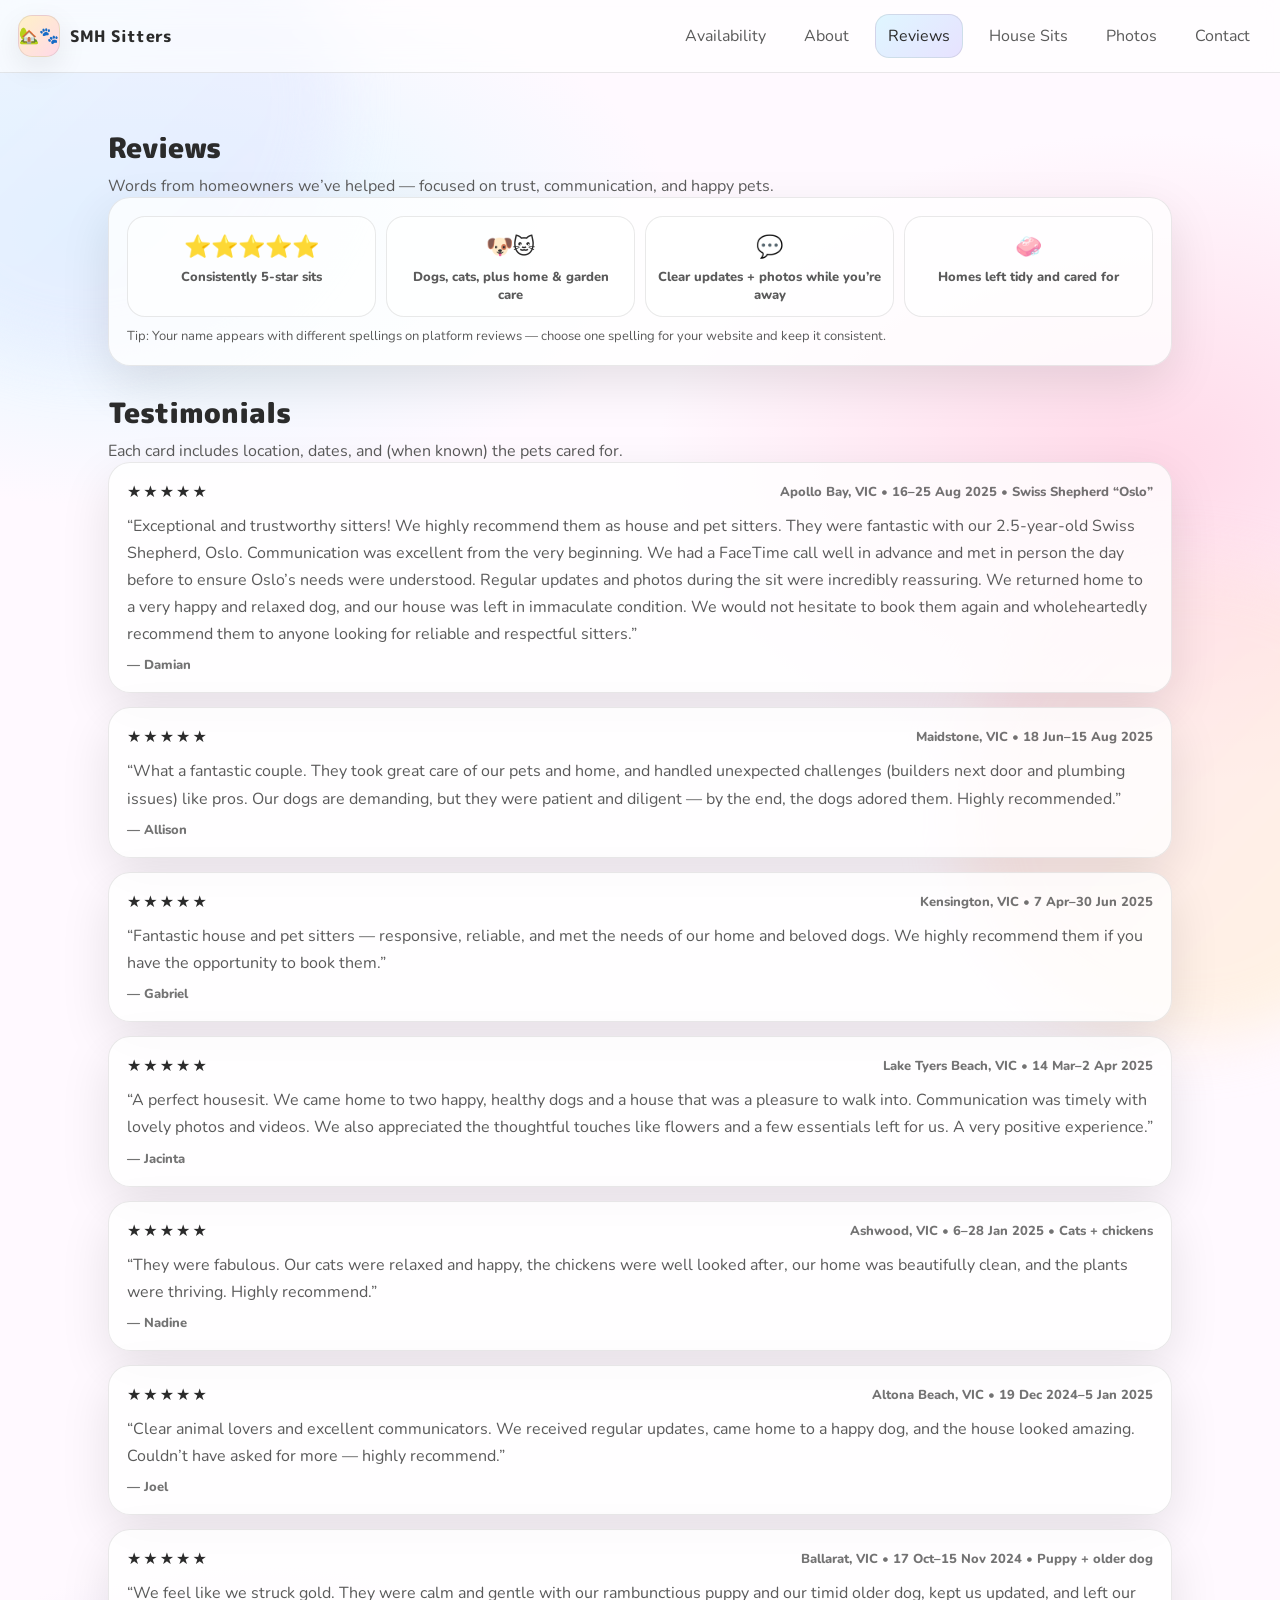
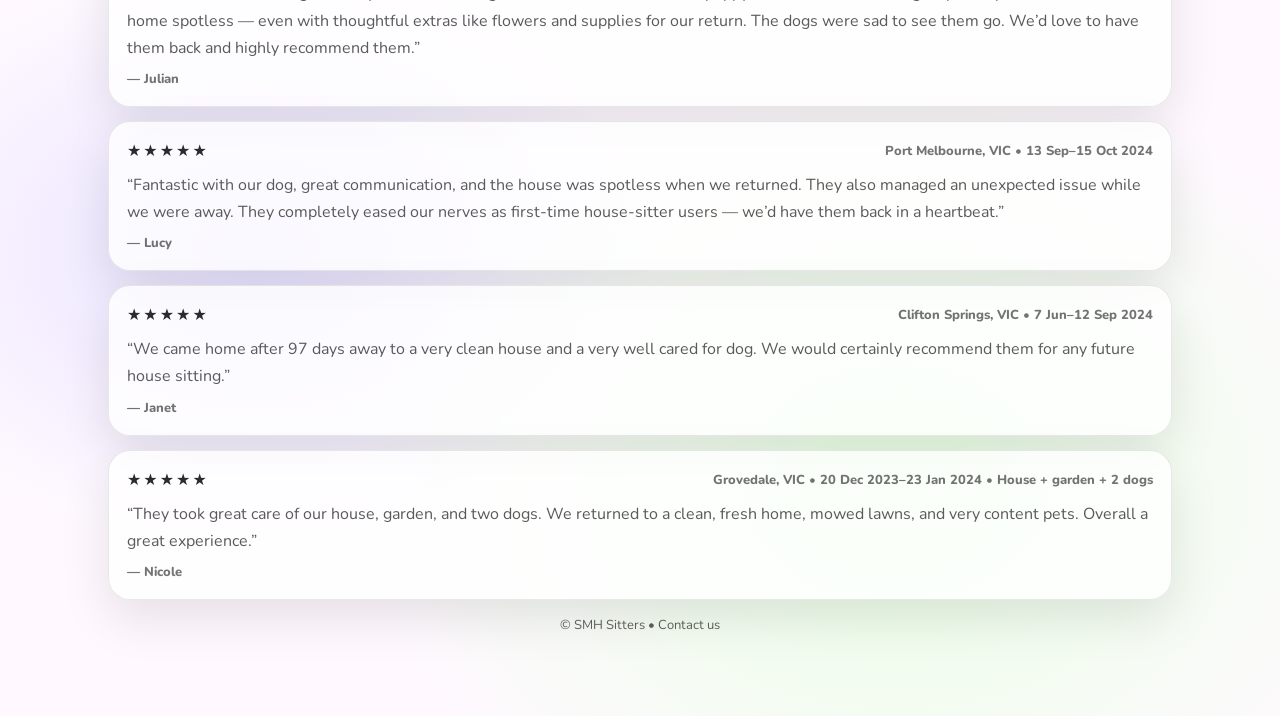
<file: reviews.html>
<!doctype html>
<html lang="en">
<head>
  <meta charset="utf-8" />
  <meta name="viewport" content="width=device-width,initial-scale=1" />
  <title>Reviews — SMH Sitters</title>
  <meta name="description" content="Reviews and testimonials from homeowners — SMH Sitters house & pet sitting." />
  <link rel="preconnect" href="https://fonts.googleapis.com">
  <link rel="preconnect" href="https://fonts.gstatic.com" crossorigin>
  <link href="https://fonts.googleapis.com/css2?family=M+PLUS+Rounded+1c:wght@400;700;800&family=Nunito:wght@400;700;800&display=swap" rel="stylesheet">
  <link rel="stylesheet" href="./styles.css" />
</head>

<body>
  <div class="bg-blob blob-1" aria-hidden="true"></div>
  <div class="bg-blob blob-2" aria-hidden="true"></div>

  <header class="topbar">
    <a class="brand" href="./index.html#home" aria-label="Home">
      <span class="brand-mark" aria-hidden="true">🏡🐾</span>
      <span class="brand-text">SMH Sitters</span>
    </a>

    <button class="nav-btn" id="navBtn" aria-label="Open menu" aria-expanded="false">
      <span class="nav-btn-bar"></span>
      <span class="nav-btn-bar"></span>
      <span class="nav-btn-bar"></span>
    </button>

    <nav class="nav" id="nav">
      <a href="./index.html#availability">Availability</a>
      <a href="./index.html#about">About</a>
      <a class="pill" href="./reviews.html">Reviews</a>
      <a href="./index.html#sits">House Sits</a>
      <a href="./index.html#gallery">Photos</a>
      <a href="./index.html#contact">Contact</a>
    </nav>
  </header>

  <main class="wrap">
    <section class="section">
      <div class="section-title">
        <h2>Reviews</h2>
        <p>Words from homeowners we’ve helped — focused on trust, communication, and happy pets.</p>
      </div>

      <div class="card reviews-summary">
        <div class="summary-grid">
          <div class="summary-item">
            <div class="summary-big">⭐️⭐️⭐️⭐️⭐️</div>
            <div class="summary-sub">Consistently 5-star sits</div>
          </div>
          <div class="summary-item">
            <div class="summary-big">🐶🐱</div>
            <div class="summary-sub">Dogs, cats, plus home & garden care</div>
          </div>
          <div class="summary-item">
            <div class="summary-big">💬</div>
            <div class="summary-sub">Clear updates + photos while you’re away</div>
          </div>
          <div class="summary-item">
            <div class="summary-big">🧼</div>
            <div class="summary-sub">Homes left tidy and cared for</div>
          </div>
        </div>
        <div class="tiny">
          Tip: Your name appears with different spellings on platform reviews — choose one spelling for your website and keep it consistent.
        </div>
      </div>
    </section>

    <section class="section">
      <div class="section-title">
        <h2>Testimonials</h2>
        <p>Each card includes location, dates, and (when known) the pets cared for.</p>
      </div>

      <div class="reviews-grid">

        <!-- Damian -->
        <article class="card review full">
          <div class="review-top">
            <div class="stars" aria-label="5 star rating">★★★★★</div>
            <div class="review-meta">Apollo Bay, VIC • 16–25 Aug 2025 • Swiss Shepherd “Oslo”</div>
          </div>
          <p>
            “Exceptional and trustworthy sitters! We highly recommend them as house and pet sitters. They were fantastic with our 2.5-year-old Swiss Shepherd, Oslo.
            Communication was excellent from the very beginning. We had a FaceTime call well in advance and met in person the day before to ensure Oslo’s needs were understood.
            Regular updates and photos during the sit were incredibly reassuring. We returned home to a very happy and relaxed dog, and our house was left in immaculate condition.
            We would not hesitate to book them again and wholeheartedly recommend them to anyone looking for reliable and respectful sitters.”
          </p>
          <div class="reviewer">— Damian</div>
        </article>

        <!-- Allison -->
        <article class="card review full">
          <div class="review-top">
            <div class="stars" aria-label="5 star rating">★★★★★</div>
            <div class="review-meta">Maidstone, VIC • 18 Jun–15 Aug 2025</div>
          </div>
          <p>
            “What a fantastic couple. They took great care of our pets and home, and handled unexpected challenges (builders next door and plumbing issues) like pros.
            Our dogs are demanding, but they were patient and diligent — by the end, the dogs adored them. Highly recommended.”
          </p>
          <div class="reviewer">— Allison</div>
        </article>

        <!-- Gabriel -->
        <article class="card review full">
          <div class="review-top">
            <div class="stars" aria-label="5 star rating">★★★★★</div>
            <div class="review-meta">Kensington, VIC • 7 Apr–30 Jun 2025</div>
          </div>
          <p>
            “Fantastic house and pet sitters — responsive, reliable, and met the needs of our home and beloved dogs.
            We highly recommend them if you have the opportunity to book them.”
          </p>
          <div class="reviewer">— Gabriel</div>
        </article>

        <!-- Jacinta -->
        <article class="card review full">
          <div class="review-top">
            <div class="stars" aria-label="5 star rating">★★★★★</div>
            <div class="review-meta">Lake Tyers Beach, VIC • 14 Mar–2 Apr 2025</div>
          </div>
          <p>
            “A perfect housesit. We came home to two happy, healthy dogs and a house that was a pleasure to walk into.
            Communication was timely with lovely photos and videos. We also appreciated the thoughtful touches like flowers
            and a few essentials left for us. A very positive experience.”
          </p>
          <div class="reviewer">— Jacinta</div>
        </article>

        <!-- Nadine -->
        <article class="card review full">
          <div class="review-top">
            <div class="stars" aria-label="5 star rating">★★★★★</div>
            <div class="review-meta">Ashwood, VIC • 6–28 Jan 2025 • Cats + chickens</div>
          </div>
          <p>
            “They were fabulous. Our cats were relaxed and happy, the chickens were well looked after,
            our home was beautifully clean, and the plants were thriving. Highly recommend.”
          </p>
          <div class="reviewer">— Nadine</div>
        </article>

        <!-- Joel -->
        <article class="card review full">
          <div class="review-top">
            <div class="stars" aria-label="5 star rating">★★★★★</div>
            <div class="review-meta">Altona Beach, VIC • 19 Dec 2024–5 Jan 2025</div>
          </div>
          <p>
            “Clear animal lovers and excellent communicators. We received regular updates, came home to a happy dog,
            and the house looked amazing. Couldn’t have asked for more — highly recommend.”
          </p>
          <div class="reviewer">— Joel</div>
        </article>

        <!-- Julian -->
        <article class="card review full">
          <div class="review-top">
            <div class="stars" aria-label="5 star rating">★★★★★</div>
            <div class="review-meta">Ballarat, VIC • 17 Oct–15 Nov 2024 • Puppy + older dog</div>
          </div>
          <p>
            “We feel like we struck gold. They were calm and gentle with our rambunctious puppy and our timid older dog,
            kept us updated, and left our home spotless — even with thoughtful extras like flowers and supplies for our return.
            The dogs were sad to see them go. We’d love to have them back and highly recommend them.”
          </p>
          <div class="reviewer">— Julian</div>
        </article>

        <!-- Lucy -->
        <article class="card review full">
          <div class="review-top">
            <div class="stars" aria-label="5 star rating">★★★★★</div>
            <div class="review-meta">Port Melbourne, VIC • 13 Sep–15 Oct 2024</div>
          </div>
          <p>
            “Fantastic with our dog, great communication, and the house was spotless when we returned.
            They also managed an unexpected issue while we were away. They completely eased our nerves as first-time house-sitter users —
            we’d have them back in a heartbeat.”
          </p>
          <div class="reviewer">— Lucy</div>
        </article>

        <!-- Janet -->
        <article class="card review full">
          <div class="review-top">
            <div class="stars" aria-label="5 star rating">★★★★★</div>
            <div class="review-meta">Clifton Springs, VIC • 7 Jun–12 Sep 2024</div>
          </div>
          <p>
            “We came home after 97 days away to a very clean house and a very well cared for dog.
            We would certainly recommend them for any future house sitting.”
          </p>
          <div class="reviewer">— Janet</div>
        </article>

        <!-- Nicole -->
        <article class="card review full">
          <div class="review-top">
            <div class="stars" aria-label="5 star rating">★★★★★</div>
            <div class="review-meta">Grovedale, VIC • 20 Dec 2023–23 Jan 2024 • House + garden + 2 dogs</div>
          </div>
          <p>
            “They took great care of our house, garden, and two dogs. We returned to a clean, fresh home,
            mowed lawns, and very content pets. Overall a great experience.”
          </p>
          <div class="reviewer">— Nicole</div>
        </article>

      </div>

      <footer class="footer">
        <div class="tiny">© <span id="year"></span> SMH Sitters • <a href="./index.html#contact">Contact us</a></div>
      </footer>
    </section>
  </main>

  <script src="./script.js"></script>
</body>
</html>
</file>
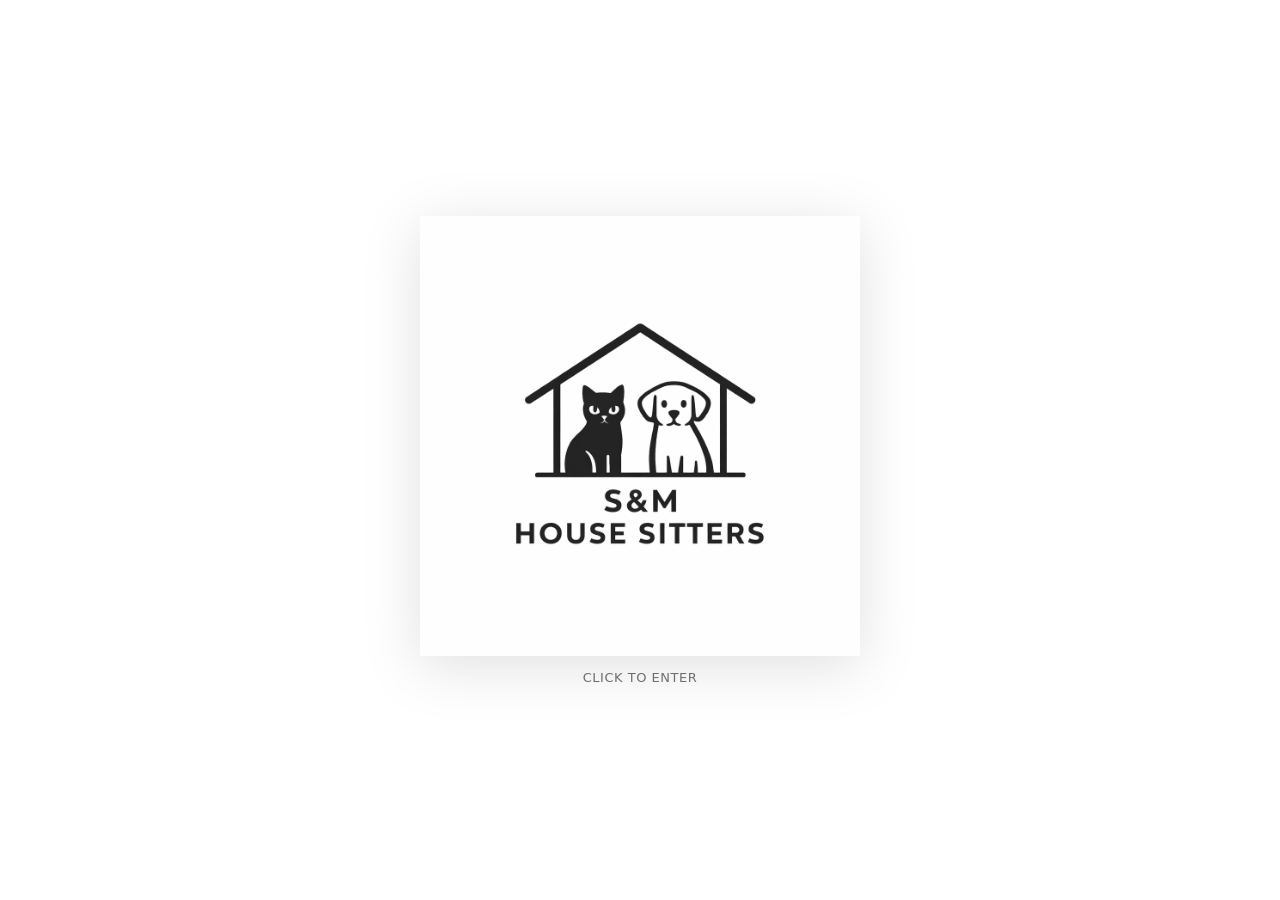
<file: welcome.html>
<!doctype html>
<html lang="en">
<head>
  <meta charset="utf-8" />
  <meta name="viewport" content="width=device-width,initial-scale=1" />
  <title>SMH Sitters</title>
  <meta name="description" content="SMH Sitters" />

  <style>
    html, body { height: 100%; }
    body{
      margin:0;
      background:#fff;
      display:grid;
      place-items:center;
      font-family: system-ui, -apple-system, Segoe UI, Roboto, Arial, sans-serif;
      color:#111;
    }
    .enter{
      display:grid;
      place-items:center;
      text-decoration:none;
      outline:none;
    }
    .logo{
      width:min(440px, 80vw);
      height:auto;
      display:block;
      transition: transform .18s ease, filter .18s ease;
      filter: drop-shadow(0 10px 28px rgba(0,0,0,.12));
    }
    .enter:hover .logo,
    .enter:focus-visible .logo{
      transform: translateY(-2px) scale(1.01);
      filter: drop-shadow(0 14px 34px rgba(0,0,0,.16));
    }
    .hint{
      margin-top:14px;
      font-size:13px;
      color: rgba(0,0,0,.55);
      letter-spacing:.04em;
      text-transform: uppercase;
    }
    @media (prefers-reduced-motion: reduce){
      .logo{ transition:none; }
    }
  </style>
</head>

<body>
  <a class="enter" href="index.html" aria-label="Enter SMH Sitters website">
    <img class="logo" src="images/logos/logo_02.png" alt="SMH Sitters logo">
    <div class="hint">Click to enter</div>
  </a>
</body>
</html>
</file>
<file: styles.css>
:root{
  --bg: #fff9ff;
  --ink: #2b2b2b;
  --muted: #5a5a5a;

  --p1: #ffd9e8;
  --p2: #dff6ff;
  --p3: #e8ffe3;
  --p4: #fff1c7;
  --p5: #e7e2ff;

  --card: rgba(255,255,255,0.78);
  --stroke: rgba(40,40,40,0.10);
  --shadow: 0 18px 50px rgba(0,0,0,0.10);
  --round: 22px;

  --fontHead: "M PLUS Rounded 1c", "Nunito", system-ui, -apple-system, Segoe UI, sans-serif;
  --fontBody: "Nunito", system-ui, -apple-system, Segoe UI, sans-serif;
}

*{box-sizing:border-box}
html{scroll-behavior:smooth}
body{
  margin:0;
  background:
    radial-gradient(1000px 500px at 10% 10%, var(--p2), transparent 55%),
    radial-gradient(900px 600px at 90% 20%, var(--p1), transparent 55%),
    radial-gradient(900px 700px at 70% 90%, var(--p3), transparent 60%),
    radial-gradient(700px 500px at 20% 80%, var(--p5), transparent 60%),
    var(--bg);
  color:var(--ink);
  font-family:var(--fontBody);
}

.wrap{max-width:1100px; margin:0 auto; padding:28px 18px 80px;}
a{color:inherit; text-decoration:none}
img{max-width:100%; display:block}

.bg-blob{
  position:fixed;
  width:480px; height:480px;
  filter: blur(28px);
  opacity:0.55;
  z-index:-1;
  border-radius: 46% 54% 52% 48% / 55% 45% 55% 45%;
}
.blob-1{ top:-120px; left:-140px; background: linear-gradient(135deg, var(--p2), var(--p5)); }
.blob-2{ bottom:-140px; right:-160px; background: linear-gradient(135deg, var(--p1), var(--p4)); }

.topbar{
  position:sticky; top:0; z-index:50;
  display:flex; align-items:center; justify-content:space-between;
  padding:14px 18px;
  backdrop-filter: blur(12px);
  background: rgba(255,255,255,0.60);
  border-bottom: 1px solid var(--stroke);
}
.brand{display:flex; align-items:center; gap:10px}
.brand-mark{
  width:42px; height:42px; display:grid; place-items:center;
  background: linear-gradient(135deg, var(--p4), var(--p1));
  border:1px solid var(--stroke);
  border-radius: 14px;
  box-shadow: 0 10px 30px rgba(0,0,0,0.08);
}
.brand-mark img{
  width: 28px;
  height: 28px;
  object-fit: contain;
  display:block;
}

.brand-text{font-family:var(--fontHead); font-weight:800; letter-spacing:0.2px}

/* After entering: logo becomes a fixed header above content */
body.entered .brand{
  position: fixed;
  top: 0;
  left: 0;
  transform: none;
  width: 100%;
  padding: 12px 14px;
  background: rgba(255,255,255,0.92);
  backdrop-filter: blur(10px);
  border-bottom: 1px solid var(--stroke);
  z-index: 100;
  pointer-events: none; /* never blocks taps */
  justify-content: flex-start;
}

/* Size the logo nicely in the header */
body.entered .brand img{
  width: 170px;   /* tweak to taste */
  max-width: 70vw;
  opacity: 1;
  filter: none;
}

/* Push main content down so it doesn't sit under the fixed header */
body.entered .main{
  padding-top: calc(var(--pad) + 70px);
}


body.entered.settled .brand{
  position: fixed;
  top: 0;
  left: 0;
  transform: none;
  width: 100%;
  padding: 12px 14px;
  background: rgba(255,255,255,0.92);
  backdrop-filter: blur(10px);
  border-bottom: 1px solid var(--stroke);
  z-index: 100;
  pointer-events: none;
  justify-content: flex-start;
}

body.entered.settled .brand img{
  width: 170px;
  max-width: 70vw;
  filter: none;
  opacity: 1;
}

body.entered.settled .main{
  padding-top: calc(var(--pad) + 70px);
}



.nav{display:flex; gap:14px; align-items:center}
.nav a{
  padding:10px 12px;
  border-radius: 14px;
  color:var(--muted);
}
.nav a:hover{background: rgba(255,255,255,0.6); color:var(--ink)}
.nav .pill{
  background: linear-gradient(135deg, var(--p2), var(--p5));
  border:1px solid var(--stroke);
  color:var(--ink);
}

.nav-btn{
  display:none;
  width:46px; height:46px;
  border-radius: 16px;
  border:1px solid var(--stroke);
  background: rgba(255,255,255,0.7);
  cursor:pointer;
}
.nav-btn-bar{
  display:block; height:2px; margin:7px 10px;
  background: rgba(20,20,20,0.6);
  border-radius: 2px;
}

.hero{
  display:grid;
  grid-template-columns: 1.25fr 0.75fr;
  gap:18px;
  margin-top: 18px;
}
.hero-card{
  background: var(--card);
  border:1px solid var(--stroke);
  border-radius: var(--round);
  box-shadow: var(--shadow);
  padding: 26px;
}
.hero-badge{
  display:inline-flex;
  align-items:center;
  padding:8px 12px;
  border-radius: 999px;
  background: linear-gradient(135deg, var(--p3), var(--p2));
  border:1px solid var(--stroke);
  font-weight:700;
  font-size: 13px;
}
h1{
  font-family:var(--fontHead);
  font-weight:900;
  margin: 14px 0 10px;
  line-height: 1.08;
  font-size: clamp(34px, 3.7vw, 52px);
}
.sub{color:var(--muted); font-size: 16px; line-height:1.55; margin: 0 0 16px;}
.hero-actions{display:flex; gap:10px; flex-wrap:wrap; margin: 12px 0 14px;}
.btn{
  display:inline-flex; align-items:center; justify-content:center;
  padding:12px 14px;
  border-radius: 16px;
  border:1px solid var(--stroke);
  background: rgba(255,255,255,0.75);
  font-weight:800;
  cursor:pointer;
}
.btn:hover{transform: translateY(-1px)}
.btn.primary{ background: linear-gradient(135deg, var(--p1), var(--p5)); }
.btn.small{padding:9px 12px; border-radius: 14px; font-weight:800; font-size: 13px;}

.hero-chips{display:flex; gap:8px; flex-wrap:wrap;}
.chip{
  padding:8px 10px;
  border-radius: 999px;
  border:1px solid var(--stroke);
  background: rgba(255,255,255,0.6);
  font-weight:700;
  font-size: 13px;
}

.hero-art{
  background: rgba(255,255,255,0.55);
  border:1px solid var(--stroke);
  border-radius: var(--round);
  box-shadow: var(--shadow);
  padding: 18px;
  display:grid;
  place-items:center;
}
.kawaii-card{
  width:min(320px, 100%);
  aspect-ratio: 1 / 1.15;
  border-radius: 28px;
  background: linear-gradient(135deg, var(--p2), var(--p4));
  border:1px solid rgba(0,0,0,0.10);
  box-shadow: 0 22px 55px rgba(0,0,0,0.12);
  position:relative;
  overflow:hidden;
}
.kawaii-face{
  width: 70%;
  margin: 28px auto 12px;
  height: 120px;
  background: rgba(255,255,255,0.65);
  border:1px solid rgba(0,0,0,0.08);
  border-radius: 28px;
  display:flex;
  align-items:center;
  justify-content:center;
  gap: 22px;
  position:relative;
}
.eye{width:14px; height:14px; background: rgba(20,20,20,0.55); border-radius: 50%; position:relative;}
.eye::after{content:""; position:absolute; top:2px; left:3px; width:4px; height:4px; background: rgba(255,255,255,0.8); border-radius: 50%;}
.mouth{
  position:absolute; bottom: 28px;
  width: 24px; height: 12px;
  border: 3px solid rgba(20,20,20,0.45);
  border-top: none; border-left: none; border-right: none;
  border-radius: 0 0 999px 999px;
}
.kawaii-lines{width: 78%; margin: 0 auto; display:grid; gap: 10px;}
.kawaii-lines span{height: 14px; border-radius: 999px; background: rgba(255,255,255,0.65); border:1px solid rgba(0,0,0,0.07);}
.kawaii-paws{
  position:absolute; bottom: 16px; left: 0; right: 0;
  display:flex; justify-content:center; gap: 10px;
  font-size: 20px; opacity: 0.85;
}

.section{margin-top: 26px;}
.section-title h2{font-family:var(--fontHead); font-weight:900; font-size: 28px; margin: 0 0 6px;}
.section-title p{margin:0; color:var(--muted);}

.card{
  background: var(--card);
  border:1px solid var(--stroke);
  border-radius: var(--round);
  box-shadow: var(--shadow);
  padding: 18px;
}

.grid-2{display:grid; grid-template-columns: 1fr 1fr; gap: 14px;}
.grid-3{display:grid; grid-template-columns: repeat(3, 1fr); gap: 14px;}
.list{margin:12px 0 0; padding-left: 18px; color:var(--muted); line-height:1.6}
.tiny{margin-top: 10px; color: var(--muted); font-size: 13px; line-height:1.5}

.mini-grid{display:grid; grid-template-columns: 1fr 1fr; gap: 10px; margin-top: 10px;}
.mini{
  display:flex; gap: 10px;
  padding: 12px;
  border-radius: 18px;
  border: 1px solid var(--stroke);
  background: rgba(255,255,255,0.55);
}
.mini-ico{
  width: 40px; height: 40px;
  display:grid; place-items:center;
  border-radius: 16px;
  border:1px solid var(--stroke);
  background: linear-gradient(135deg, var(--p5), var(--p2));
}
.mini-title{font-weight:900}
.mini-sub{color:var(--muted); font-size: 13px; margin-top: 2px;}

.calendar-top{display:flex; align-items:center; justify-content:space-between; gap: 10px; flex-wrap:wrap; margin-bottom: 12px;}
.calendar-note{color:var(--muted)}
.calendar-frame{
  border-radius: 18px;
  overflow:hidden;
  border:1px solid var(--stroke);
  background: rgba(255,255,255,0.7);
}
.calendar-frame iframe{width: 100%; height: 560px; border: 0;}

.review p{margin: 10px 0 8px; color: var(--muted); line-height:1.6}
.stars{font-weight:900; letter-spacing: 2px}
.reviewer{font-weight:800; font-size: 13px; color: rgba(0,0,0,0.55)}

.timeline{display:grid; gap: 12px;}
.tl-item{display:grid; grid-template-columns: 18px 1fr; gap: 12px; align-items:start;}
.tl-dot{width: 14px; height: 14px; margin-top: 4px; border-radius: 50%; background: linear-gradient(135deg, var(--p1), var(--p5)); border: 1px solid var(--stroke);}
.tl-title{font-weight:900}
.tl-sub{color:var(--muted); margin-top:2px}
.tl-tags{display:flex; flex-wrap:wrap; gap: 8px; margin-top: 10px}
.tag{padding: 6px 10px; border-radius: 999px; background: rgba(255,255,255,0.6); border: 1px solid var(--stroke); color: var(--muted); font-weight: 800; font-size: 12px;}

.gallery{display:grid; grid-template-columns: repeat(4, 1fr); gap: 10px;}
.g-item{
  border-radius: 18px;
  overflow:hidden;
  border:1px solid var(--stroke);
  background: rgba(255,255,255,0.6);
  box-shadow: 0 10px 30px rgba(0,0,0,0.08);
  min-height: 160px;
  display:grid;
  place-items:center;
}
.ph{color: rgba(0,0,0,0.45); font-weight:900;}

.contact-mini{
  display:flex;
  gap: 10px;
  align-items:center;
  flex-wrap:wrap;
  margin-top: 12px;
  padding-top: 12px;
  border-top: 1px dashed rgba(0,0,0,0.12);
}
.footer{margin-top: 16px; text-align:center}

@media (max-width: 980px){
  .hero{grid-template-columns: 1fr; }
  .grid-3{grid-template-columns: 1fr;}
  .gallery{grid-template-columns: 1fr 1fr;}
}
@media (max-width: 860px){
  .grid-2{grid-template-columns: 1fr;}
  .mini-grid{grid-template-columns: 1fr;}
}
@media (max-width: 760px){
  .nav-btn{display:inline-block}
  .nav{
    position:absolute;
    right: 12px;
    top: 64px;
    display:none;
    flex-direction:column;
    gap: 6px;
    padding: 10px;
    width: min(260px, calc(100vw - 24px));
    border-radius: 18px;
    background: rgba(255,255,255,0.85);
    border: 1px solid var(--stroke);
    box-shadow: var(--shadow);
  }
  .nav.open{display:flex}
  .gallery{grid-template-columns: 1fr;}
  .calendar-frame iframe{height: 620px;}
}


/* Reviews page extras */
.reviews-summary .summary-grid{
  display:grid;
  grid-template-columns: repeat(4, 1fr);
  gap: 10px;
  margin-bottom: 10px;
}
.summary-item{
  border:1px solid var(--stroke);
  background: rgba(255,255,255,0.55);
  border-radius: 18px;
  padding: 12px;
  text-align:center;
}
.summary-big{font-weight:900; font-size: 22px; font-family: var(--fontHead);}
.summary-sub{color: var(--muted); font-size: 13px; margin-top: 6px; font-weight:800;}

.reviews-grid{
  display:grid;
  grid-template-columns: 1fr;
  gap: 14px;
}
.review.full p{margin: 10px 0 8px; color: var(--muted); line-height:1.7;}
.review-top{
  display:flex;
  align-items:flex-start;
  justify-content:space-between;
  gap: 12px;
  flex-wrap:wrap;
}
.review-meta{
  color: rgba(0,0,0,0.55);
  font-weight: 800;
  font-size: 13px;
  margin-top: 2px;
}

@media (max-width: 980px){
  .reviews-summary .summary-grid{grid-template-columns: 1fr 1fr;}
}
@media (max-width: 520px){
  .reviews-summary .summary-grid{grid-template-columns: 1fr;}
}


/* Completed Sits thumbnails */
.thumbs{
  display:flex;
  gap:10px;
  flex-wrap:wrap;
  margin-top:10px;
}
.thumb{
  width:110px;
  height:82px;
  border-radius:18px;
  overflow:hidden;
  border:1px solid var(--stroke);
  background: rgba(255,255,255,0.6);
  box-shadow: 0 10px 30px rgba(0,0,0,0.08);
  display:block;
}
.thumb img{
  width:100%;
  height:100%;
  object-fit:cover;
  display:block;
  transition: transform .18s ease;
}
.thumb:hover img{ transform: scale(1.03); }



/* Lightbox overlay */
.lightbox{
  position: fixed;
  inset: 0;
  background: rgba(10,10,10,0.65);
  backdrop-filter: blur(6px);
  display: none;
  align-items: center;
  justify-content: center;
  padding: 18px;
  z-index: 9999;
}
.lightbox.open{ display:flex; }

.lightbox-inner{
  max-width: min(980px, 96vw);
  max-height: 86vh;
  border-radius: 22px;
  overflow: hidden;
  border: 1px solid rgba(255,255,255,0.22);
  box-shadow: 0 30px 80px rgba(0,0,0,0.35);
  background: rgba(255,255,255,0.08);
}

.lightbox img{
  width: 100%;
  height: 100%;
  max-height: 86vh;
  object-fit: contain;
  display:block;
  background: rgba(255,255,255,0.06);
}

.lightbox-close{
  position: absolute;
  top: 14px;
  right: 14px;
  width: 44px;
  height: 44px;
  border-radius: 16px;
  border: 1px solid rgba(255,255,255,0.28);
  background: rgba(255,255,255,0.12);
  color: white;
  font-weight: 900;
  cursor: pointer;
}
.lightbox-close:hover{ background: rgba(255,255,255,0.18); }


/* Lightbox bottom navigation */
.lightbox-bottom{
  position:absolute;
  left:50%;
  bottom:14px;
  transform: translateX(-50%);
  display:flex;
  align-items:center;
  gap:10px;
  padding:8px 10px;
  border-radius:999px;
  border: 1px solid rgba(255,255,255,0.22);
  background: rgba(0,0,0,0.25);
  backdrop-filter: blur(6px);
}

.lightbox-btn{
  width:42px;
  height:42px;
  border-radius:16px;
  border: 1px solid rgba(255,255,255,0.28);
  background: rgba(255,255,255,0.12);
  color:#fff;
  font-weight:900;
  cursor:pointer;
  display:grid;
  place-items:center;
  line-height:1;
}
.lightbox-btn:hover{ background: rgba(255,255,255,0.18); }

.lightbox-counter{
  color:#fff;
  font-weight:900;
  font-size:13px;
  padding:0 2px;
}

@media (max-width: 520px){
  .lightbox-btn{ width:40px; height:40px; border-radius:14px; }
}





/* ─────────────────────────────────────────────
   Logo "peek tab" after entering
   - desktop: hover expands
   - mobile: tap toggles open/closed
   ───────────────────────────────────────────── */

/* default: show full logo (intro) */
.logo-mini{ display:none; }
.logo-full{ display:block; }

/* once entered+settled: become a small tab that can expand */
body.entered.settled .brand{
  top: 12px;
  left: 0;
  transform: translateX(-14px);     /* poke out */
  width: 58px;
  height: 58px;
  padding: 10px;
  background: rgba(255,255,255,0.96);
  border: 1px solid var(--stroke);
  border-radius: 18px;
  box-shadow: var(--shadow);
  z-index: 200;
  cursor: pointer;
  pointer-events: auto;             /* allow hover/tap */
  overflow: hidden;
  transition:
    width 220ms ease,
    transform 220ms ease,
    top 220ms ease,
    left 220ms ease;
}

/* in tab state, only show the mini mark */
body.entered.settled .logo-mini{
  display:block;
  width: 34px;
  height: 34px;
  object-fit: contain;
  filter: none;
}
body.entered.settled .logo-full{ display:none; }

/* expand on hover (desktop) */
body.entered.settled .brand:hover{
  width: 230px;
  transform: translateX(12px);
}
body.entered.settled .brand:hover .logo-mini{ display:none; }
body.entered.settled .brand:hover .logo-full{
  display:block;
  width: 190px;
  max-width: 75vw;
  height:auto;
  filter:none;
}

/* expand on tap (mobile): we toggle body.logo-peek */
body.logo-peek .brand{
  width: 230px;
  transform: translateX(12px);
}
body.logo-peek .brand .logo-mini{ display:none; }
body.logo-peek .brand .logo-full{
  display:block;
  width: 190px;
  max-width: 75vw;
  height:auto;
  filter:none;
}

/* give content room so the tab never covers the panel top */
@media (max-width: 520px){
  body.entered.settled .main{
    padding-top: calc(var(--pad) + 82px);
  }
}
</file>
